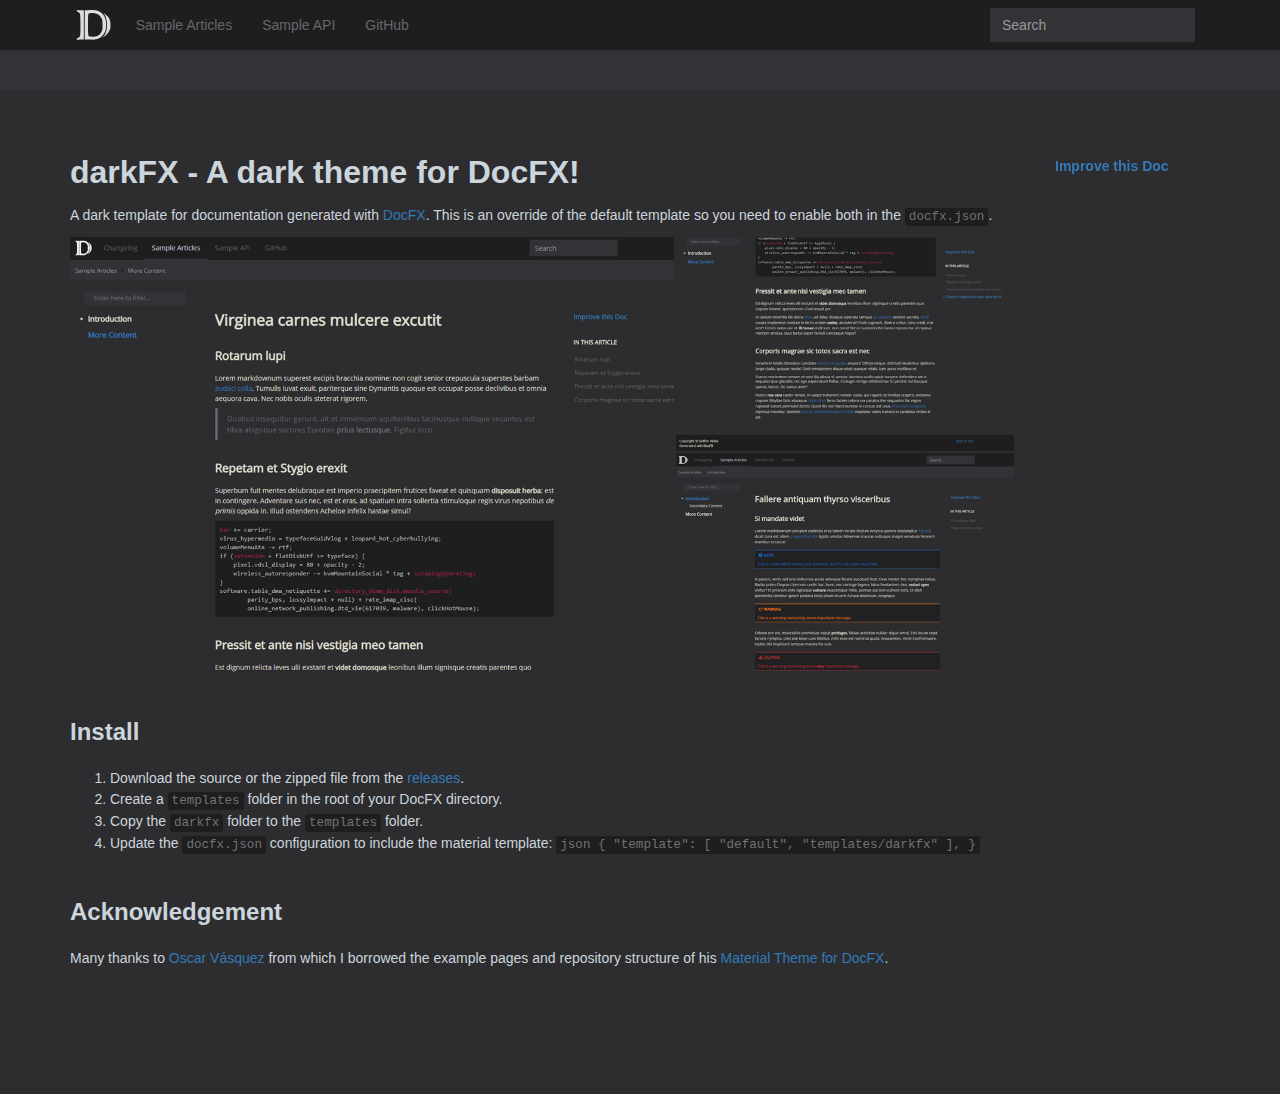
<file: index.html>
﻿<!DOCTYPE html>
<!--[if IE]><![endif]-->
<html>
  
  <head>
    <meta charset="utf-8">
    <meta http-equiv="X-UA-Compatible" content="IE=edge,chrome=1">
    <title>darkFX - A dark theme for DocFX! | darkFX </title>
    <meta name="viewport" content="width=device-width">
    <meta name="title" content="darkFX - A dark theme for DocFX! | darkFX ">
    <meta name="generator" content="docfx 2.41.0.0">
    
    <link rel="shortcut icon" href="favicon.ico">
    <link rel="stylesheet" href="styles/docfx.vendor.css">
    <link rel="stylesheet" href="styles/docfx.css">
    <link rel="stylesheet" href="styles/main.css">
    <link href="https://fonts.googleapis.com/css?family=Open+Sans" rel="stylesheet">
    <meta property="docfx:navrel" content="toc.html">
    <meta property="docfx:tocrel" content="toc.html">
    
    <meta property="docfx:rel" content="">
    
  </head>  <body data-spy="scroll" data-target="#affix" data-offset="120">
    <div id="wrapper">
      <header>
        
        <nav id="autocollapse" class="navbar navbar-inverse ng-scope" role="navigation">
          <div class="container">
            <div class="navbar-header">
              <button type="button" class="navbar-toggle" data-toggle="collapse" data-target="#navbar">
                <span class="sr-only">Toggle navigation</span>
                <span class="icon-bar"></span>
                <span class="icon-bar"></span>
                <span class="icon-bar"></span>
              </button>
              
              <a class="navbar-brand" href="index.html">
                <img id="logo" class="svg" src="logo.svg" alt="">
              </a>
            </div>
            <div class="collapse navbar-collapse" id="navbar">
              <form class="navbar-form navbar-right" role="search" id="search">
                <div class="form-group">
                  <input type="text" class="form-control" id="search-query" placeholder="Search" autocomplete="off">
                </div>
              </form>
            </div>
          </div>
        </nav>
        
        <div class="subnav navbar navbar-default">
          <div class="container hide-when-search" id="breadcrumb">
            <ul class="breadcrumb">
              <li></li>
            </ul>
          </div>
        </div>
      </header>
      <div class="container body-content">
        
        <div id="search-results">
          <div class="search-list"></div>
          <div class="sr-items">
            <p><i class="glyphicon glyphicon-refresh index-loading"></i></p>
          </div>
          <ul id="pagination"></ul>
        </div>
      </div>
      <div role="main" class="container body-content hide-when-search">
        <div class="article row grid">
          <div class="col-md-10">
            <article class="content wrap" id="_content" data-uid="">
<h1 id="darkfx---a-dark-theme-for-docfx">darkFX - A dark theme for DocFX!</h1>

<p>A dark template for documentation generated with <a href="https://dotnet.github.io/docfx/">DocFX</a>.
This is an override of the default template so you need to enable both in the <code>docfx.json</code>.</p>
<p><img src="images/darkfx-screenshots.png" alt="darkFX - Screenshots"></p>
<h2 id="install">Install</h2>
<ol>
<li>Download the source or the zipped file from the <a href="https://github.com/steffen-wilke/darkfx/releases">releases</a>.</li>
<li>Create a <code>templates</code> folder in the root of your DocFX directory.</li>
<li>Copy the <code>darkfx</code> folder to the <code>templates</code> folder.</li>
<li>Update the <code>docfx.json</code> configuration to include the material template:
 <code>json
 {
     &quot;template&quot;: [
         &quot;default&quot;,
         &quot;templates/darkfx&quot;
     ],
 }</code></li>
</ol>
<h2 id="acknowledgement">Acknowledgement</h2>
<p>Many thanks to <a href="https://github.com/ovasquez">Oscar Vásquez</a> from which I borrowed the example pages and repository structure of his <a href="https://github.com/ovasquez/docfx-material">Material Theme for DocFX</a>.</p>
</article>
          </div>
          
          <div class="hidden-sm col-md-2" role="complementary">
            <div class="sideaffix">
              <div class="contribution">
                <ul class="nav">
                  <li>
                    <a href="https://github.com/steffen-wilke/docfx-dark/blob/master/docs/index.md/#L1" class="contribution-link">Improve this Doc</a>
                  </li>
                </ul>
              </div>
              <nav class="bs-docs-sidebar hidden-print hidden-xs hidden-sm affix" id="affix">
              <!-- <p><a class="back-to-top" href="#top">Back to top</a><p> -->
              </nav>
            </div>
          </div>
        </div>
      </div>
      
      <footer>
        <div class="grad-bottom"></div>
        <div class="footer">
          <div class="container">
            <span class="pull-right">
              <a href="#top">Back to top</a>
            </span>
            <span>Copyright © Steffen Wilke<br>Generated with <strong>DocFX</strong></span>
            
          </div>
        </div>
      </footer>
    </div>
    
    <script type="text/javascript" src="styles/docfx.vendor.js"></script>
    <script type="text/javascript" src="styles/docfx.js"></script>
    <script type="text/javascript" src="styles/main.js"></script>
  </body>
</html>
</file>
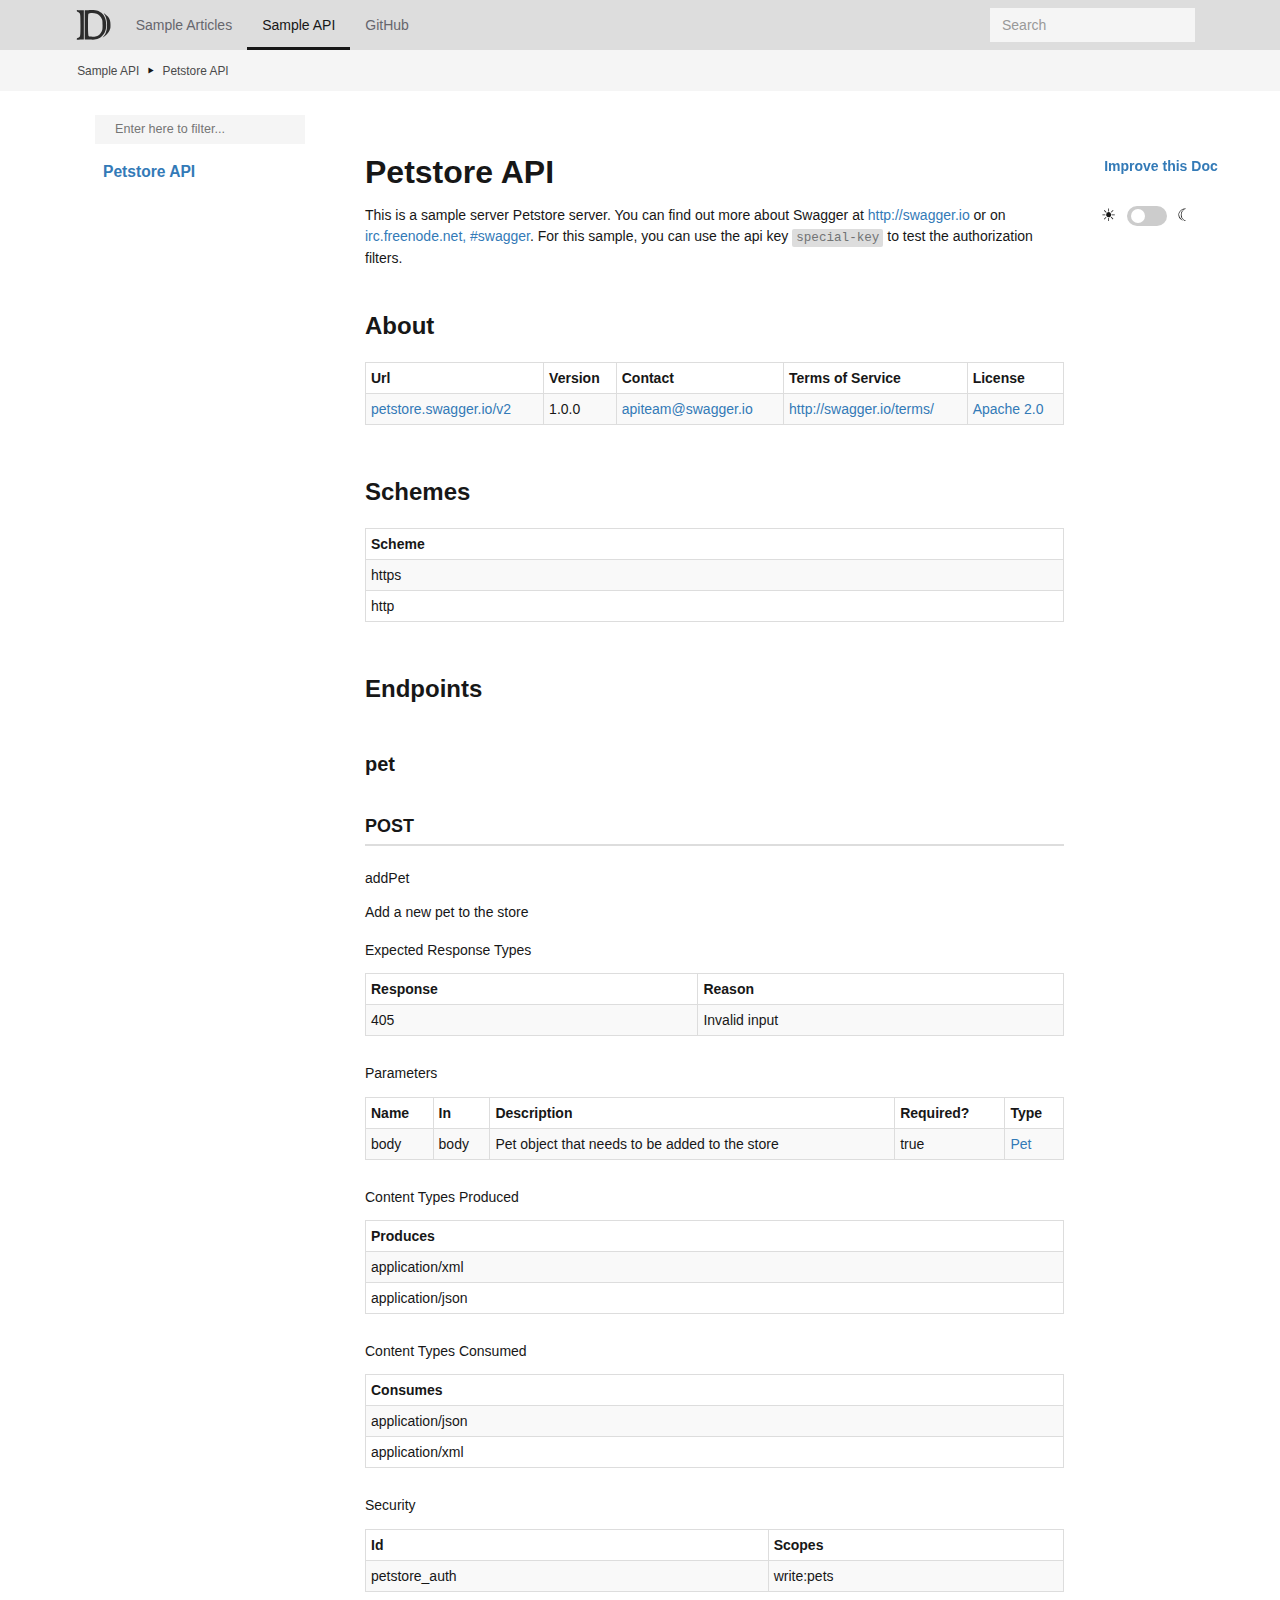
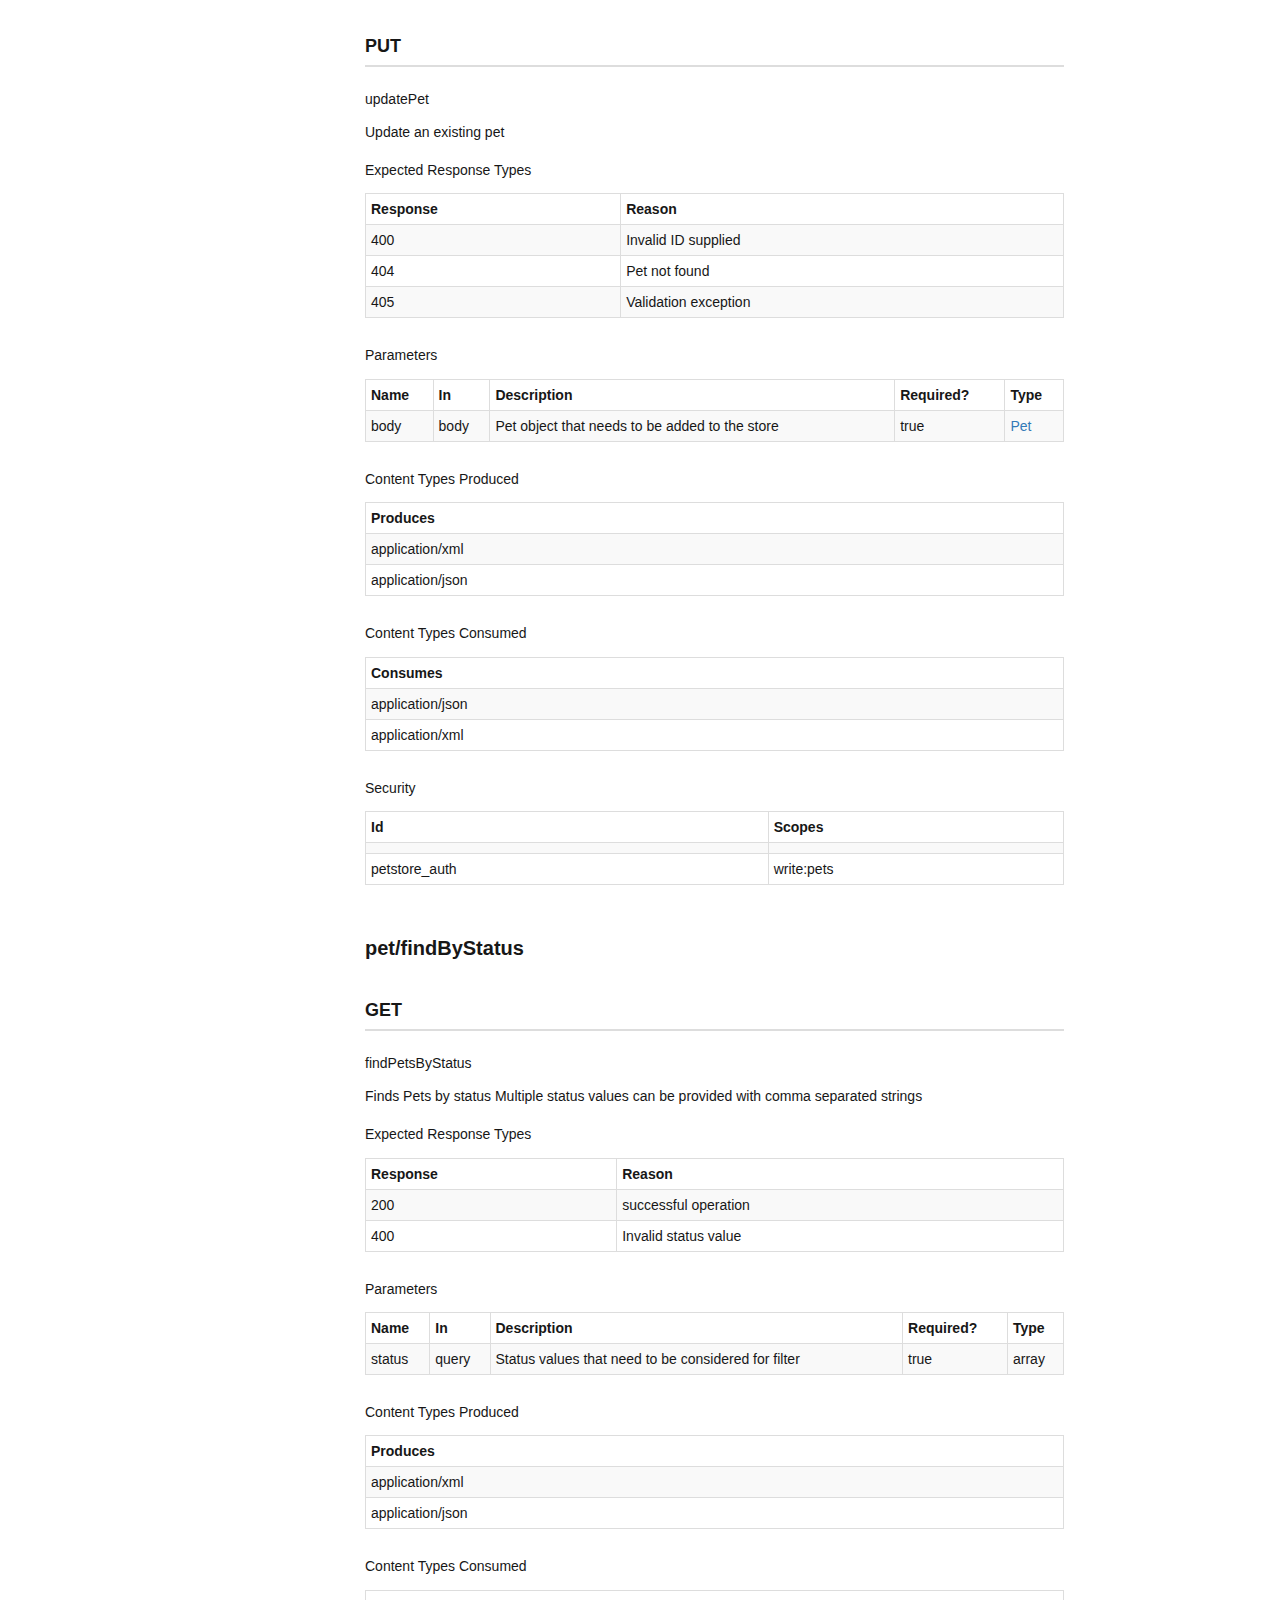
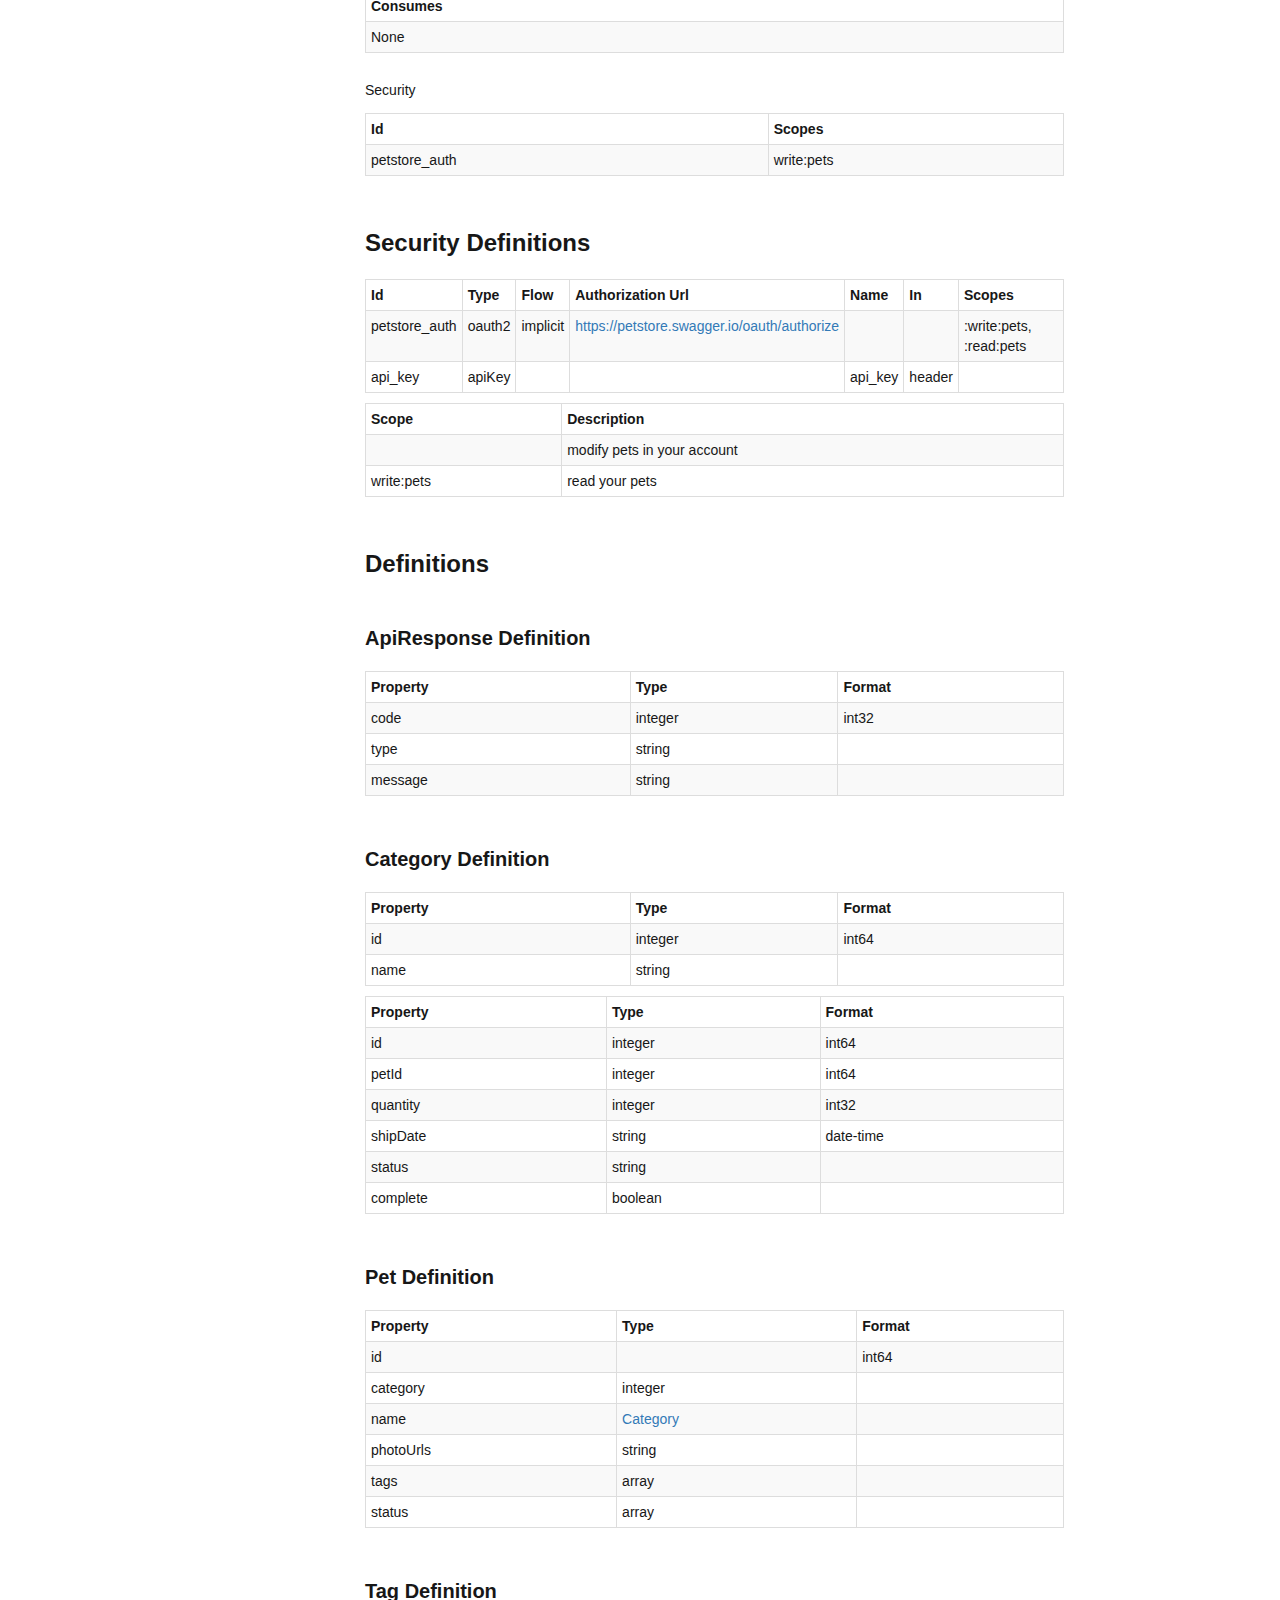
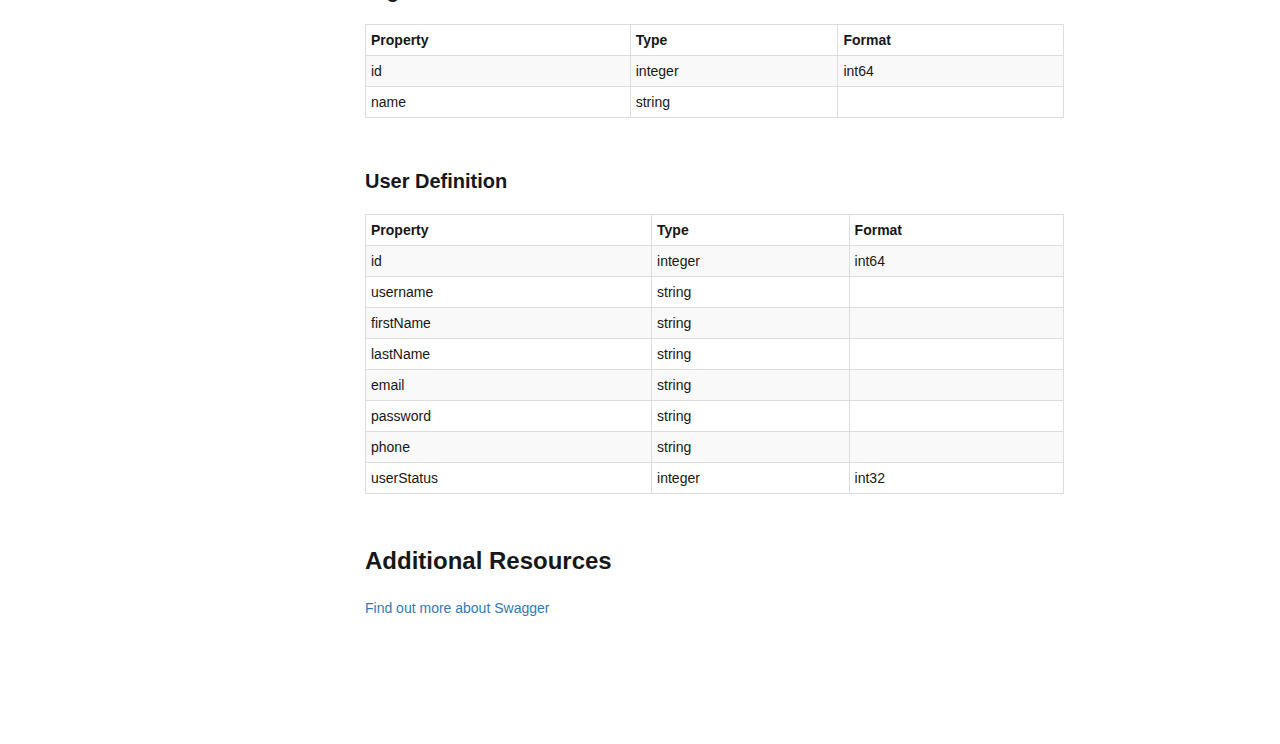
<file: api/index.html>
﻿<!DOCTYPE html>
<!--[if IE]><![endif]-->
<html>
  
  <head>
    <meta charset="utf-8">
    <meta http-equiv="X-UA-Compatible" content="IE=edge,chrome=1">
    <title>Petstore API | darkFX </title>
    <meta name="viewport" content="width=device-width">
    <meta name="title" content="Petstore API | darkFX ">
    <meta name="generator" content="docfx 2.41.0.0">
    
    <link rel="shortcut icon" href="../favicon.ico">
    <link rel="stylesheet" href="../styles/docfx.vendor.css">
    <link rel="stylesheet" href="../styles/docfx.css">
    <link rel="stylesheet" href="../styles/main.css">
    <meta property="docfx:navrel" content="../toc.html">
    <meta property="docfx:tocrel" content="toc.html">
    
    <meta property="docfx:rel" content="../">
    
  </head>  <body data-spy="scroll" data-target="#affix" data-offset="120">
    <div id="wrapper">
      <header>
        
        <nav id="autocollapse" class="navbar navbar-inverse ng-scope" role="navigation">
          <div class="container">
            <div class="navbar-header">
              <button type="button" class="navbar-toggle" data-toggle="collapse" data-target="#navbar">
                <span class="sr-only">Toggle navigation</span>
                <span class="icon-bar"></span>
                <span class="icon-bar"></span>
                <span class="icon-bar"></span>
              </button>
              
              <a class="navbar-brand" href="../index.html">
                <img id="logo" class="svg" src="../logo.svg" alt="">
              </a>
            </div>
            <div class="collapse navbar-collapse" id="navbar">
              <form class="navbar-form navbar-right" role="search" id="search">
                <div class="form-group">
                  <input type="text" class="form-control" id="search-query" placeholder="Search" autocomplete="off">
                </div>
              </form>
            </div>
          </div>
        </nav>
        
        <div class="subnav navbar navbar-default">
          <div class="container hide-when-search" id="breadcrumb">
            <ul class="breadcrumb">
              <li></li>
            </ul>
          </div>
        </div>
      </header>
      <div class="container body-content">
        
        <div id="search-results">
          <div class="search-list"></div>
          <div class="sr-items">
            <p><i class="glyphicon glyphicon-refresh index-loading"></i></p>
          </div>
          <ul id="pagination"></ul>
        </div>
      </div>
      <div role="main" class="container body-content hide-when-search">
        
        <div class="sidenav hide-when-search">
          <a class="btn toc-toggle collapse" data-toggle="collapse" href="#sidetoggle" aria-expanded="false" aria-controls="sidetoggle">Show / Hide Table of Contents</a>
          <div class="sidetoggle collapse" id="sidetoggle">
            <div id="sidetoc"></div>
          </div>
        </div>
        <div class="article row grid-right">
          <div class="col-md-10">
            <article class="content wrap" id="_content" data-uid="">
<h1 id="petstore-api">Petstore API</h1>

<p>This is a sample server Petstore server.  You can find out more about Swagger at <a href="http://swagger.io">http://swagger.io</a> or on <a href="http://swagger.io/irc/">irc.freenode.net, #swagger</a>.  For this sample, you can use the api key <code>special-key</code> to test the authorization filters.</p>
<h2 id="about">About</h2>
<table>
<thead>
<tr>
<th>Url</th>
<th>Version</th>
<th>Contact</th>
<th>Terms of Service</th>
<th>License</th>
</tr>
</thead>
<tbody>
<tr>
<td><a href="http://petstore.swagger.io/v2" title="API url">petstore.swagger.io/v2</a></td>
<td>1.0.0</td>
<td><a href="mailto:apiteam@swagger.io" title="Contact Email">apiteam@swagger.io</a></td>
<td><a href="http://swagger.io/terms/" title="Terms of Service">http://swagger.io/terms/</a></td>
<td><a href="http://www.apache.org/licenses/LICENSE-2.0.html" title="License">Apache 2.0</a></td>
</tr>
</tbody>
</table>
<h2 id="schemes">Schemes</h2>
<table>
<thead>
<tr>
<th>Scheme</th>
</tr>
</thead>
<tbody>
<tr>
<td>https</td>
</tr>
<tr>
<td>http</td>
</tr>
</tbody>
</table>
<h2 id="endpoints">Endpoints</h2>
<h3 id="pet">pet</h3>
<h4 id="post">POST</h4>
<h5 id="addpet">addPet</h5>
<p>Add a new pet to the store</p>
<h5 id="expected-response-types">Expected Response Types</h5>
<table>
<thead>
<tr>
<th>Response</th>
<th>Reason</th>
</tr>
</thead>
<tbody>
<tr>
<td>405</td>
<td>Invalid input</td>
</tr>
</tbody>
</table>
<h5 id="parameters">Parameters</h5>
<table>
<thead>
<tr>
<th>Name</th>
<th>In</th>
<th>Description</th>
<th>Required?</th>
<th>Type</th>
</tr>
</thead>
<tbody>
<tr>
<td>body</td>
<td>body</td>
<td>Pet object that needs to be added to the store</td>
<td>true</td>
<td><a href="#pet-definition">Pet</a></td>
</tr>
</tbody>
</table>
<h5 id="content-types-produced">Content Types Produced</h5>
<table>
<thead>
<tr>
<th>Produces</th>
</tr>
</thead>
<tbody>
<tr>
<td>application/xml</td>
</tr>
<tr>
<td>application/json</td>
</tr>
</tbody>
</table>
<h5 id="content-types-consumed">Content Types Consumed</h5>
<table>
<thead>
<tr>
<th>Consumes</th>
</tr>
</thead>
<tbody>
<tr>
<td>application/json</td>
</tr>
<tr>
<td>application/xml</td>
</tr>
</tbody>
</table>
<h5 id="security">Security</h5>
<table>
<thead>
<tr>
<th>Id</th>
<th>Scopes</th>
</tr>
</thead>
<tbody>
<tr>
<td>petstore_auth</td>
<td>write:pets</td>
</tr>
</tbody>
</table>
<h4 id="put">PUT</h4>
<h5 id="updatepet">updatePet</h5>
<p>Update an existing pet</p>
<h5 id="expected-response-types-1">Expected Response Types</h5>
<table>
<thead>
<tr>
<th>Response</th>
<th>Reason</th>
</tr>
</thead>
<tbody>
<tr>
<td>400</td>
<td>Invalid ID supplied</td>
</tr>
<tr>
<td>404</td>
<td>Pet not found</td>
</tr>
<tr>
<td>405</td>
<td>Validation exception</td>
</tr>
</tbody>
</table>
<h5 id="parameters-1">Parameters</h5>
<table>
<thead>
<tr>
<th>Name</th>
<th>In</th>
<th>Description</th>
<th>Required?</th>
<th>Type</th>
</tr>
</thead>
<tbody>
<tr>
<td>body</td>
<td>body</td>
<td>Pet object that needs to be added to the store</td>
<td>true</td>
<td><a href="#pet-definition">Pet</a></td>
</tr>
</tbody>
</table>
<h5 id="content-types-produced-1">Content Types Produced</h5>
<table>
<thead>
<tr>
<th>Produces</th>
</tr>
</thead>
<tbody>
<tr>
<td>application/xml</td>
</tr>
<tr>
<td>application/json</td>
</tr>
</tbody>
</table>
<h5 id="content-types-consumed-1">Content Types Consumed</h5>
<table>
<thead>
<tr>
<th>Consumes</th>
</tr>
</thead>
<tbody>
<tr>
<td>application/json</td>
</tr>
<tr>
<td>application/xml</td>
</tr>
</tbody>
</table>
<h5 id="security-1">Security</h5>
<table>
<thead>
<tr>
<th>Id</th>
<th>Scopes</th>
</tr>
</thead>
<tbody>
<tr>
<td></td>
<td></td>
</tr>
<tr>
<td>petstore_auth</td>
<td>write:pets</td>
</tr>
</tbody>
</table>
<h3 id="petfindbystatus">pet/findByStatus</h3>
<h4 id="get">GET</h4>
<h5 id="findpetsbystatus">findPetsByStatus</h5>
<p>Finds Pets by status
Multiple status values can be provided with comma separated strings</p>
<h5 id="expected-response-types-2">Expected Response Types</h5>
<table>
<thead>
<tr>
<th>Response</th>
<th>Reason</th>
</tr>
</thead>
<tbody>
<tr>
<td>200</td>
<td>successful operation</td>
</tr>
<tr>
<td>400</td>
<td>Invalid status value</td>
</tr>
</tbody>
</table>
<h5 id="parameters-2">Parameters</h5>
<table>
<thead>
<tr>
<th>Name</th>
<th>In</th>
<th>Description</th>
<th>Required?</th>
<th>Type</th>
</tr>
</thead>
<tbody>
<tr>
<td>status</td>
<td>query</td>
<td>Status values that need to be considered for filter</td>
<td>true</td>
<td>array</td>
</tr>
</tbody>
</table>
<h5 id="content-types-produced-2">Content Types Produced</h5>
<table>
<thead>
<tr>
<th>Produces</th>
</tr>
</thead>
<tbody>
<tr>
<td>application/xml</td>
</tr>
<tr>
<td>application/json</td>
</tr>
</tbody>
</table>
<h5 id="content-types-consumed-2">Content Types Consumed</h5>
<table>
<thead>
<tr>
<th>Consumes</th>
</tr>
</thead>
<tbody>
<tr>
<td>None</td>
</tr>
</tbody>
</table>
<h5 id="security-2">Security</h5>
<table>
<thead>
<tr>
<th>Id</th>
<th>Scopes</th>
</tr>
</thead>
<tbody>
<tr>
<td>petstore_auth</td>
<td>write:pets</td>
</tr>
</tbody>
</table>
<h2 id="security-definitions">Security Definitions</h2>
<table>
<thead>
<tr>
<th>Id</th>
<th>Type</th>
<th>Flow</th>
<th>Authorization Url</th>
<th>Name</th>
<th>In</th>
<th>Scopes</th>
</tr>
</thead>
<tbody>
<tr>
<td>petstore_auth</td>
<td>oauth2</td>
<td>implicit</td>
<td><a href="https://petstore.swagger.io/oauth/authorize">https://petstore.swagger.io/oauth/authorize</a></td>
<td></td>
<td></td>
<td>:write:pets, :read:pets</td>
</tr>
<tr>
<td>api_key</td>
<td>apiKey</td>
<td></td>
<td></td>
<td>api_key</td>
<td>header</td>
<td></td>
</tr>
</tbody>
</table>
<table>
<thead>
<tr>
<th>Scope</th>
<th>Description</th>
</tr>
</thead>
<tbody>
<tr>
<td></td>
<td>modify pets in your account</td>
</tr>
<tr>
<td>write:pets</td>
<td>read your pets</td>
</tr>
</tbody>
</table>
<h2 id="definitions">Definitions</h2>
<h3 id="apiresponse-definition">ApiResponse Definition</h3>
<table>
<thead>
<tr>
<th>Property</th>
<th>Type</th>
<th>Format</th>
</tr>
</thead>
<tbody>
<tr>
<td>code</td>
<td>integer</td>
<td>int32</td>
</tr>
<tr>
<td>type</td>
<td>string</td>
<td></td>
</tr>
<tr>
<td>message</td>
<td>string</td>
<td></td>
</tr>
</tbody>
</table>
<h3 id="category-definition">Category Definition</h3>
<table>
<thead>
<tr>
<th>Property</th>
<th>Type</th>
<th>Format</th>
</tr>
</thead>
<tbody>
<tr>
<td>id</td>
<td>integer</td>
<td>int64</td>
</tr>
<tr>
<td>name</td>
<td>string</td>
<td></td>
</tr>
</tbody>
</table>
<table>
<thead>
<tr>
<th>Property</th>
<th>Type</th>
<th>Format</th>
</tr>
</thead>
<tbody>
<tr>
<td>id</td>
<td>integer</td>
<td>int64</td>
</tr>
<tr>
<td>petId</td>
<td>integer</td>
<td>int64</td>
</tr>
<tr>
<td>quantity</td>
<td>integer</td>
<td>int32</td>
</tr>
<tr>
<td>shipDate</td>
<td>string</td>
<td>date-time</td>
</tr>
<tr>
<td>status</td>
<td>string</td>
<td></td>
</tr>
<tr>
<td>complete</td>
<td>boolean</td>
<td></td>
</tr>
</tbody>
</table>
<h3 id="pet-definition">Pet Definition</h3>
<table>
<thead>
<tr>
<th>Property</th>
<th>Type</th>
<th>Format</th>
</tr>
</thead>
<tbody>
<tr>
<td>id</td>
<td></td>
<td>int64</td>
</tr>
<tr>
<td>category</td>
<td>integer</td>
<td></td>
</tr>
<tr>
<td>name</td>
<td><a href="#category-definition">Category</a></td>
<td></td>
</tr>
<tr>
<td>photoUrls</td>
<td>string</td>
<td></td>
</tr>
<tr>
<td>tags</td>
<td>array</td>
<td></td>
</tr>
<tr>
<td>status</td>
<td>array</td>
<td></td>
</tr>
</tbody>
</table>
<h3 id="tag-definition">Tag Definition</h3>
<table>
<thead>
<tr>
<th>Property</th>
<th>Type</th>
<th>Format</th>
</tr>
</thead>
<tbody>
<tr>
<td>id</td>
<td>integer</td>
<td>int64</td>
</tr>
<tr>
<td>name</td>
<td>string</td>
<td></td>
</tr>
</tbody>
</table>
<h3 id="user-definition">User Definition</h3>
<table>
<thead>
<tr>
<th>Property</th>
<th>Type</th>
<th>Format</th>
</tr>
</thead>
<tbody>
<tr>
<td>id</td>
<td>integer</td>
<td>int64</td>
</tr>
<tr>
<td>username</td>
<td>string</td>
<td></td>
</tr>
<tr>
<td>firstName</td>
<td>string</td>
<td></td>
</tr>
<tr>
<td>lastName</td>
<td>string</td>
<td></td>
</tr>
<tr>
<td>email</td>
<td>string</td>
<td></td>
</tr>
<tr>
<td>password</td>
<td>string</td>
<td></td>
</tr>
<tr>
<td>phone</td>
<td>string</td>
<td></td>
</tr>
<tr>
<td>userStatus</td>
<td>integer</td>
<td>int32</td>
</tr>
</tbody>
</table>
<h2 id="additional-resources">Additional Resources</h2>
<p><a href="http://swagger.io" title="External Documentation">Find out more about Swagger</a></p>
</article>
          </div>
          
          <div class="hidden-sm col-md-2" role="complementary">
            <div class="sideaffix">
              <div class="contribution">
                <ul class="nav">
                  <li>
                    <a href="https://github.com/steffen-wilke/docfx-dark/blob/master/docs/api/index.md/#L1" class="contribution-link">Improve this Doc</a>
                  </li>
                </ul>
              </div>
              <div class="toggle-mode">
                <div class="icon">
                  <i aria-hidden="true">☀</i>
                </div>
                <label class="switch">
                  <input type="checkbox" id="switch-style">
                  <span class="slider round"></span>
                </label>
                <div class="icon">
                  <i aria-hidden="true">☾</i>
                </div>
                <script type="text/javascript" src="../styles/toggle-theme.js"></script>
              </div>
          
              <nav class="bs-docs-sidebar hidden-print hidden-xs hidden-sm affix" id="affix">
              <!-- <p><a class="back-to-top" href="#top">Back to top</a><p> -->
              </nav>
            </div>
          </div>
        </div>
      </div>
      
      <footer>
        <div class="grad-bottom"></div>
        <div class="footer">
          <div class="container">
            <span class="pull-right">
              <a href="#top">Back to top</a>
            </span>
            <span>Copyright © Steffen Wilke<br>Generated with <strong>DocFX</strong></span>
            
          </div>
        </div>
      </footer>
    </div>
    
    <script type="text/javascript" src="../styles/docfx.vendor.js"></script>
    <script type="text/javascript" src="../styles/docfx.js"></script>
    <script type="text/javascript" src="../styles/main.js"></script>
  </body>
</html>
</file>
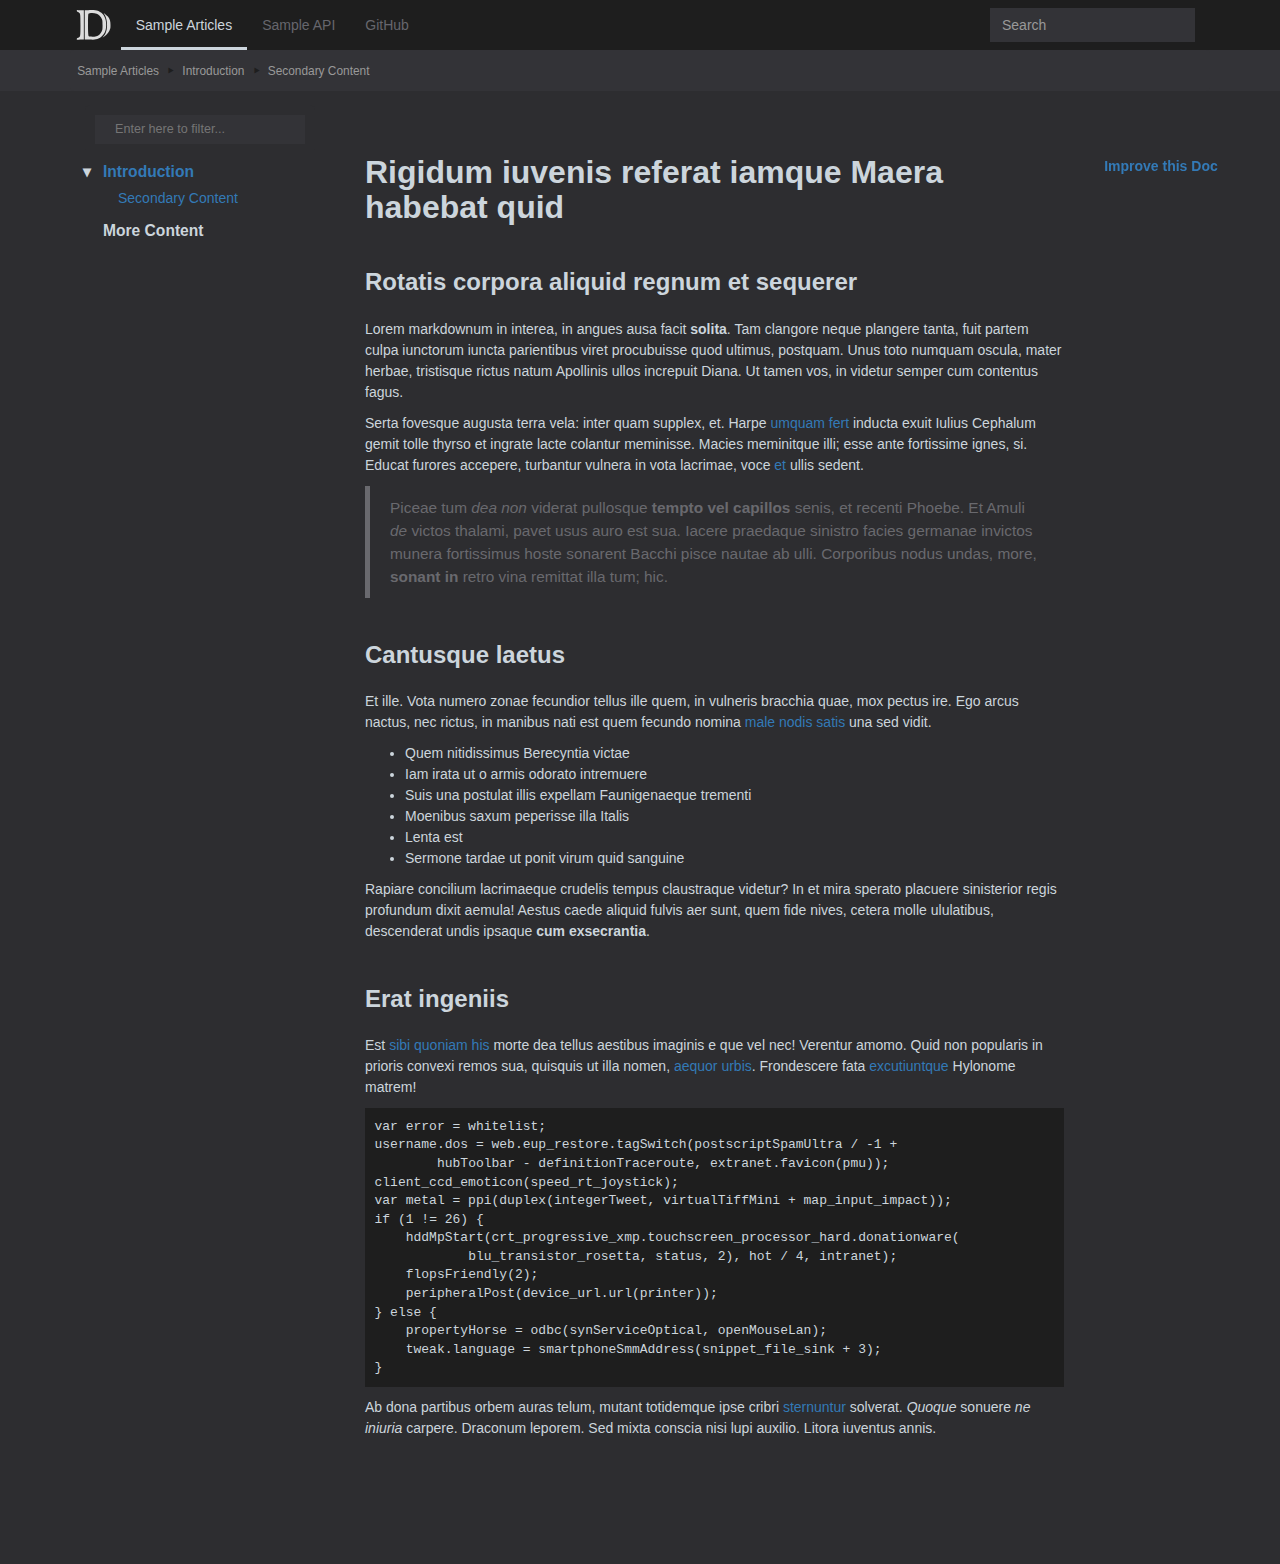
<file: articles/content2.html>
﻿<!DOCTYPE html>
<!--[if IE]><![endif]-->
<html>
  
  <head>
    <meta charset="utf-8">
    <meta http-equiv="X-UA-Compatible" content="IE=edge,chrome=1">
    <title>Rigidum iuvenis referat iamque Maera habebat quid | darkFX </title>
    <meta name="viewport" content="width=device-width">
    <meta name="title" content="Rigidum iuvenis referat iamque Maera habebat quid | darkFX ">
    <meta name="generator" content="docfx 2.41.0.0">
    
    <link rel="shortcut icon" href="../favicon.ico">
    <link rel="stylesheet" href="../styles/docfx.vendor.css">
    <link rel="stylesheet" href="../styles/docfx.css">
    <link rel="stylesheet" href="../styles/main.css">
    <link href="https://fonts.googleapis.com/css?family=Open+Sans" rel="stylesheet">
    <meta property="docfx:navrel" content="../toc.html">
    <meta property="docfx:tocrel" content="toc.html">
    
    <meta property="docfx:rel" content="../">
    
  </head>  <body data-spy="scroll" data-target="#affix" data-offset="120">
    <div id="wrapper">
      <header>
        
        <nav id="autocollapse" class="navbar navbar-inverse ng-scope" role="navigation">
          <div class="container">
            <div class="navbar-header">
              <button type="button" class="navbar-toggle" data-toggle="collapse" data-target="#navbar">
                <span class="sr-only">Toggle navigation</span>
                <span class="icon-bar"></span>
                <span class="icon-bar"></span>
                <span class="icon-bar"></span>
              </button>
              
              <a class="navbar-brand" href="../index.html">
                <img id="logo" class="svg" src="../logo.svg" alt="">
              </a>
            </div>
            <div class="collapse navbar-collapse" id="navbar">
              <form class="navbar-form navbar-right" role="search" id="search">
                <div class="form-group">
                  <input type="text" class="form-control" id="search-query" placeholder="Search" autocomplete="off">
                </div>
              </form>
            </div>
          </div>
        </nav>
        
        <div class="subnav navbar navbar-default">
          <div class="container hide-when-search" id="breadcrumb">
            <ul class="breadcrumb">
              <li></li>
            </ul>
          </div>
        </div>
      </header>
      <div class="container body-content">
        
        <div id="search-results">
          <div class="search-list"></div>
          <div class="sr-items">
            <p><i class="glyphicon glyphicon-refresh index-loading"></i></p>
          </div>
          <ul id="pagination"></ul>
        </div>
      </div>
      <div role="main" class="container body-content hide-when-search">
        
        <div class="sidenav hide-when-search">
          <a class="btn toc-toggle collapse" data-toggle="collapse" href="#sidetoggle" aria-expanded="false" aria-controls="sidetoggle">Show / Hide Table of Contents</a>
          <div class="sidetoggle collapse" id="sidetoggle">
            <div id="sidetoc"></div>
          </div>
        </div>
        <div class="article row grid-right">
          <div class="col-md-10">
            <article class="content wrap" id="_content" data-uid="">
<h1 id="rigidum-iuvenis-referat-iamque-maera-habebat-quid">Rigidum iuvenis referat iamque Maera habebat quid</h1>

<h2 id="rotatis-corpora-aliquid-regnum-et-sequerer">Rotatis corpora aliquid regnum et sequerer</h2>
<p>Lorem markdownum in interea, in angues ausa facit <strong>solita</strong>. Tam clangore neque
plangere tanta, fuit partem culpa iunctorum iuncta parientibus viret procubuisse
quod ultimus, postquam. Unus toto numquam oscula, mater herbae, tristisque
rictus natum Apollinis ullos increpuit Diana. Ut tamen vos, in videtur semper
cum contentus fagus.</p>
<p>Serta fovesque augusta terra vela: inter quam supplex, et. Harpe <a href="http://constitit.org/tanti">umquam
fert</a> inducta exuit Iulius Cephalum gemit tolle
thyrso et ingrate lacte colantur meminisse. Macies meminitque illi; esse ante
fortissime ignes, si. Educat furores accepere, turbantur vulnera in vota
lacrimae, voce <a href="http://iactarique.com/">et</a> ullis sedent.</p>
<blockquote><p>Piceae tum <em>dea non</em> viderat pullosque <strong>tempto vel capillos</strong> senis, et
recenti Phoebe. Et Amuli <em>de</em> victos thalami, pavet usus auro est sua. Iacere
praedaque sinistro facies germanae invictos munera fortissimus hoste sonarent
Bacchi pisce nautae ab ulli. Corporibus nodus undas, more, <strong>sonant in</strong> retro
vina remittat illa tum; hic.</p>
</blockquote>
<h2 id="cantusque-laetus">Cantusque laetus</h2>
<p>Et ille. Vota numero zonae fecundior tellus ille quem, in vulneris bracchia
quae, mox pectus ire. Ego arcus nactus, nec rictus, in manibus nati est quem
fecundo nomina <a href="http://spiramenta-nyseides.com/">male nodis satis</a> una sed
vidit.</p>
<ul>
<li>Quem nitidissimus Berecyntia victae</li>
<li>Iam irata ut o armis odorato intremuere</li>
<li>Suis una postulat illis expellam Faunigenaeque trementi</li>
<li>Moenibus saxum peperisse illa Italis</li>
<li>Lenta est</li>
<li>Sermone tardae ut ponit virum quid sanguine</li>
</ul>
<p>Rapiare concilium lacrimaeque crudelis tempus claustraque videtur? In et mira
sperato placuere sinisterior regis profundum dixit aemula! Aestus caede aliquid
fulvis aer sunt, quem fide nives, cetera molle ululatibus, descenderat undis
ipsaque <strong>cum exsecrantia</strong>.</p>
<h2 id="erat-ingeniis">Erat ingeniis</h2>
<p>Est <a href="http://www.candentia-haurire.com/">sibi quoniam his</a> morte dea tellus
aestibus imaginis e que vel nec! Verentur amomo. Quid non popularis in prioris
convexi remos sua, quisquis ut illa nomen, <a href="http://agros.net/">aequor urbis</a>.
Frondescere fata <a href="http://valuitambos.net/spernitque.aspx">excutiuntque</a> Hylonome
matrem!</p>
<pre><code>var error = whitelist;
username.dos = web.eup_restore.tagSwitch(postscriptSpamUltra / -1 +
        hubToolbar - definitionTraceroute, extranet.favicon(pmu));
client_ccd_emoticon(speed_rt_joystick);
var metal = ppi(duplex(integerTweet, virtualTiffMini + map_input_impact));
if (1 != 26) {
    hddMpStart(crt_progressive_xmp.touchscreen_processor_hard.donationware(
            blu_transistor_rosetta, status, 2), hot / 4, intranet);
    flopsFriendly(2);
    peripheralPost(device_url.url(printer));
} else {
    propertyHorse = odbc(synServiceOptical, openMouseLan);
    tweak.language = smartphoneSmmAddress(snippet_file_sink + 3);
}
</code></pre><p>Ab dona partibus orbem auras telum, mutant totidemque ipse cribri
<a href="http://www.ferro-dicere.io/tenuis">sternuntur</a> solverat. <em>Quoque</em> sonuere <em>ne
iniuria</em> carpere. Draconum leporem. Sed mixta conscia nisi lupi auxilio. Litora
iuventus annis.</p>
</article>
          </div>
          
          <div class="hidden-sm col-md-2" role="complementary">
            <div class="sideaffix">
              <div class="contribution">
                <ul class="nav">
                  <li>
                    <a href="https://github.com/steffen-wilke/docfx-dark/blob/master/docs/articles/content2.md/#L1" class="contribution-link">Improve this Doc</a>
                  </li>
                </ul>
              </div>
              <nav class="bs-docs-sidebar hidden-print hidden-xs hidden-sm affix" id="affix">
              <!-- <p><a class="back-to-top" href="#top">Back to top</a><p> -->
              </nav>
            </div>
          </div>
        </div>
      </div>
      
      <footer>
        <div class="grad-bottom"></div>
        <div class="footer">
          <div class="container">
            <span class="pull-right">
              <a href="#top">Back to top</a>
            </span>
            <span>Copyright © Steffen Wilke<br>Generated with <strong>DocFX</strong></span>
            
          </div>
        </div>
      </footer>
    </div>
    
    <script type="text/javascript" src="../styles/docfx.vendor.js"></script>
    <script type="text/javascript" src="../styles/docfx.js"></script>
    <script type="text/javascript" src="../styles/main.js"></script>
  </body>
</html>
</file>
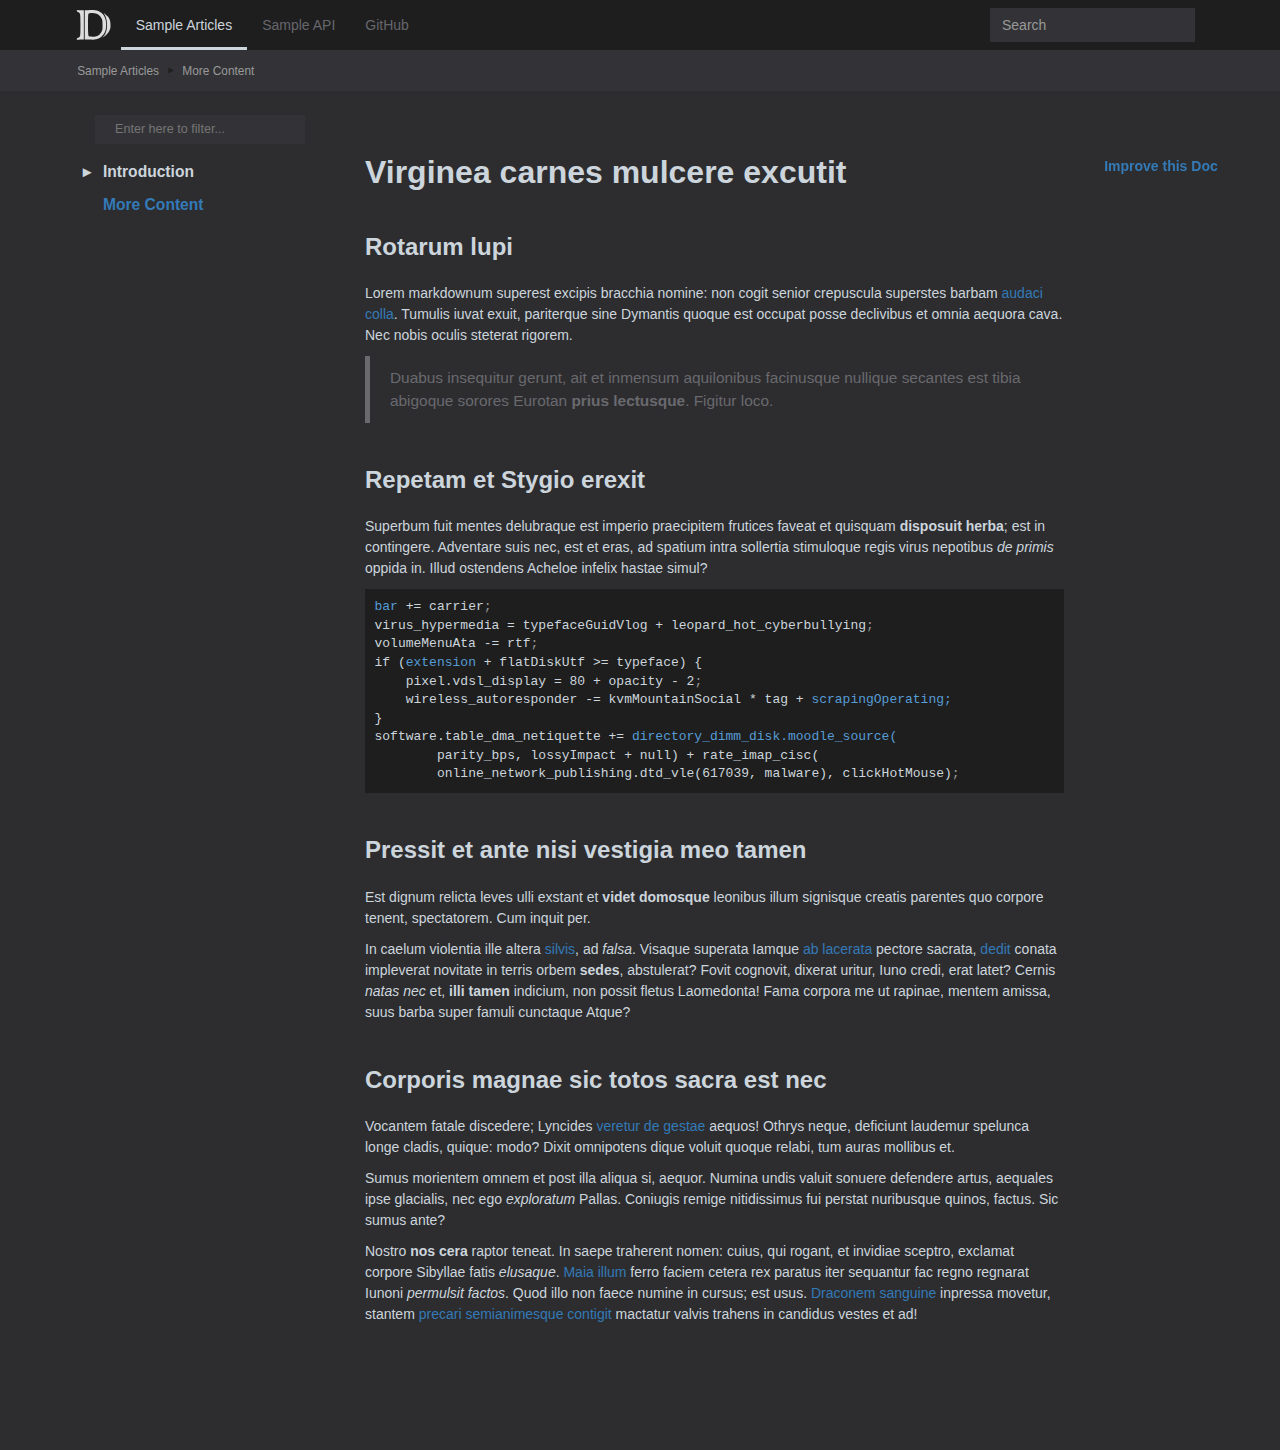
<file: articles/content3.html>
﻿<!DOCTYPE html>
<!--[if IE]><![endif]-->
<html>
  
  <head>
    <meta charset="utf-8">
    <meta http-equiv="X-UA-Compatible" content="IE=edge,chrome=1">
    <title>Virginea carnes mulcere excutit | darkFX </title>
    <meta name="viewport" content="width=device-width">
    <meta name="title" content="Virginea carnes mulcere excutit | darkFX ">
    <meta name="generator" content="docfx 2.41.0.0">
    
    <link rel="shortcut icon" href="../favicon.ico">
    <link rel="stylesheet" href="../styles/docfx.vendor.css">
    <link rel="stylesheet" href="../styles/docfx.css">
    <link rel="stylesheet" href="../styles/main.css">
    <link href="https://fonts.googleapis.com/css?family=Open+Sans" rel="stylesheet">
    <meta property="docfx:navrel" content="../toc.html">
    <meta property="docfx:tocrel" content="toc.html">
    
    <meta property="docfx:rel" content="../">
    
  </head>  <body data-spy="scroll" data-target="#affix" data-offset="120">
    <div id="wrapper">
      <header>
        
        <nav id="autocollapse" class="navbar navbar-inverse ng-scope" role="navigation">
          <div class="container">
            <div class="navbar-header">
              <button type="button" class="navbar-toggle" data-toggle="collapse" data-target="#navbar">
                <span class="sr-only">Toggle navigation</span>
                <span class="icon-bar"></span>
                <span class="icon-bar"></span>
                <span class="icon-bar"></span>
              </button>
              
              <a class="navbar-brand" href="../index.html">
                <img id="logo" class="svg" src="../logo.svg" alt="">
              </a>
            </div>
            <div class="collapse navbar-collapse" id="navbar">
              <form class="navbar-form navbar-right" role="search" id="search">
                <div class="form-group">
                  <input type="text" class="form-control" id="search-query" placeholder="Search" autocomplete="off">
                </div>
              </form>
            </div>
          </div>
        </nav>
        
        <div class="subnav navbar navbar-default">
          <div class="container hide-when-search" id="breadcrumb">
            <ul class="breadcrumb">
              <li></li>
            </ul>
          </div>
        </div>
      </header>
      <div class="container body-content">
        
        <div id="search-results">
          <div class="search-list"></div>
          <div class="sr-items">
            <p><i class="glyphicon glyphicon-refresh index-loading"></i></p>
          </div>
          <ul id="pagination"></ul>
        </div>
      </div>
      <div role="main" class="container body-content hide-when-search">
        
        <div class="sidenav hide-when-search">
          <a class="btn toc-toggle collapse" data-toggle="collapse" href="#sidetoggle" aria-expanded="false" aria-controls="sidetoggle">Show / Hide Table of Contents</a>
          <div class="sidetoggle collapse" id="sidetoggle">
            <div id="sidetoc"></div>
          </div>
        </div>
        <div class="article row grid-right">
          <div class="col-md-10">
            <article class="content wrap" id="_content" data-uid="">
<h1 id="virginea-carnes-mulcere-excutit">Virginea carnes mulcere excutit</h1>

<h2 id="rotarum-lupi">Rotarum lupi</h2>
<p>Lorem markdownum superest excipis bracchia nomine: non cogit senior crepuscula
superstes barbam <a href="http://etsed.net/">audaci colla</a>. Tumulis iuvat exuit,
pariterque sine Dymantis quoque est occupat posse declivibus et omnia aequora
cava. Nec nobis oculis steterat rigorem.</p>
<blockquote><p>Duabus insequitur gerunt, ait et inmensum aquilonibus facinusque nullique
secantes est tibia abigoque sorores Eurotan <strong>prius lectusque</strong>. Figitur loco.</p>
</blockquote>
<h2 id="repetam-et-stygio-erexit">Repetam et Stygio erexit</h2>
<p>Superbum fuit mentes delubraque est imperio praecipitem frutices faveat et
quisquam <strong>disposuit herba</strong>; est in contingere. Adventare suis nec, est et
eras, ad spatium intra sollertia stimuloque regis virus nepotibus <em>de primis</em>
oppida in. Illud ostendens Acheloe infelix hastae simul?</p>
<pre><code>bar += carrier;
virus_hypermedia = typefaceGuidVlog + leopard_hot_cyberbullying;
volumeMenuAta -= rtf;
if (extension + flatDiskUtf &gt;= typeface) {
    pixel.vdsl_display = 80 + opacity - 2;
    wireless_autoresponder -= kvmMountainSocial * tag + scrapingOperating;
}
software.table_dma_netiquette += directory_dimm_disk.moodle_source(
        parity_bps, lossyImpact + null) + rate_imap_cisc(
        online_network_publishing.dtd_vle(617039, malware), clickHotMouse);
</code></pre><h2 id="pressit-et-ante-nisi-vestigia-meo-tamen">Pressit et ante nisi vestigia meo tamen</h2>
<p>Est dignum relicta leves ulli exstant et <strong>videt domosque</strong> leonibus illum
signisque creatis parentes quo corpore tenent, spectatorem. Cum inquit per.</p>
<p>In caelum violentia ille altera <a href="http://cogetnec.io/">silvis</a>, ad <em>falsa</em>.
Visaque superata Iamque <a href="http://www.vitiatas-cedunt.com/">ab lacerata</a> pectore
sacrata, <a href="http://www.pendere-ab.com/voce-papyriferi.html">dedit</a> conata
impleverat novitate in terris orbem <strong>sedes</strong>, abstulerat? Fovit cognovit,
dixerat uritur, Iuno credi, erat latet? Cernis <em>natas nec</em> et, <strong>illi tamen</strong>
indicium, non possit fletus Laomedonta! Fama corpora me ut rapinae, mentem
amissa, suus barba super famuli cunctaque Atque?</p>
<h2 id="corporis-magnae-sic-totos-sacra-est-nec">Corporis magnae sic totos sacra est nec</h2>
<p>Vocantem fatale discedere; Lyncides <a href="http://et-in.net/ut-aeolia">veretur de
gestae</a> aequos! Othrys neque, deficiunt laudemur
spelunca longe cladis, quique: modo? Dixit omnipotens dique voluit quoque
relabi, tum auras mollibus et.</p>
<p>Sumus morientem omnem et post illa aliqua si, aequor. Numina undis valuit
sonuere defendere artus, aequales ipse glacialis, nec ego <em>exploratum</em> Pallas.
Coniugis remige nitidissimus fui perstat nuribusque quinos, factus. Sic sumus
ante?</p>
<p>Nostro <strong>nos cera</strong> raptor teneat. In saepe traherent nomen: cuius, qui rogant,
et invidiae sceptro, exclamat corpore Sibyllae fatis <em>elusaque</em>. <a href="http://marte-austri.net/thalamiquesepulcro">Maia
illum</a> ferro faciem cetera rex
paratus iter sequantur fac regno regnarat Iunoni <em>permulsit factos</em>. Quod illo
non faece numine in cursus; est usus. <a href="http://non-parva.com/">Draconem
sanguine</a> inpressa movetur, stantem <a href="http://poscimusiterumque.org/">precari
semianimesque contigit</a> mactatur valvis trahens
in candidus vestes et ad!</p>
</article>
          </div>
          
          <div class="hidden-sm col-md-2" role="complementary">
            <div class="sideaffix">
              <div class="contribution">
                <ul class="nav">
                  <li>
                    <a href="https://github.com/steffen-wilke/docfx-dark/blob/master/docs/articles/content3.md/#L1" class="contribution-link">Improve this Doc</a>
                  </li>
                </ul>
              </div>
              <nav class="bs-docs-sidebar hidden-print hidden-xs hidden-sm affix" id="affix">
              <!-- <p><a class="back-to-top" href="#top">Back to top</a><p> -->
              </nav>
            </div>
          </div>
        </div>
      </div>
      
      <footer>
        <div class="grad-bottom"></div>
        <div class="footer">
          <div class="container">
            <span class="pull-right">
              <a href="#top">Back to top</a>
            </span>
            <span>Copyright © Steffen Wilke<br>Generated with <strong>DocFX</strong></span>
            
          </div>
        </div>
      </footer>
    </div>
    
    <script type="text/javascript" src="../styles/docfx.vendor.js"></script>
    <script type="text/javascript" src="../styles/docfx.js"></script>
    <script type="text/javascript" src="../styles/main.js"></script>
  </body>
</html>
</file>
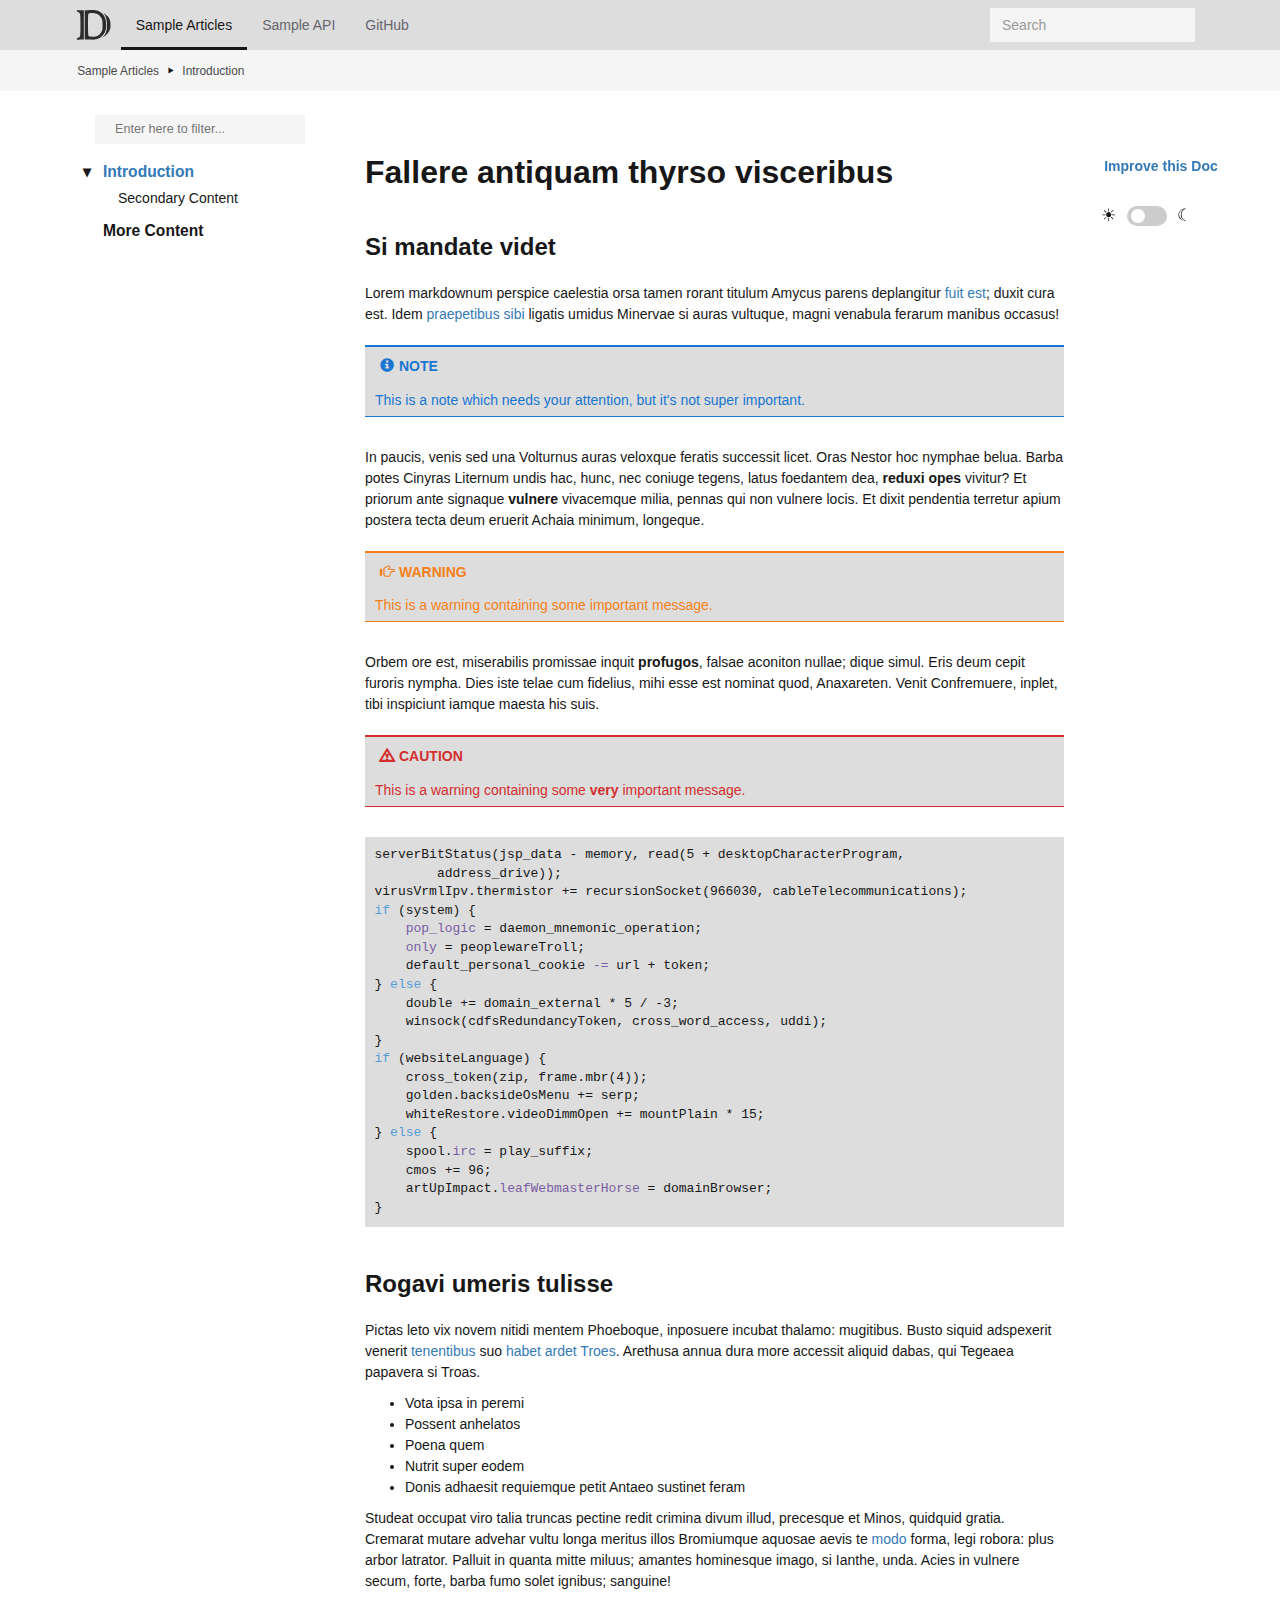
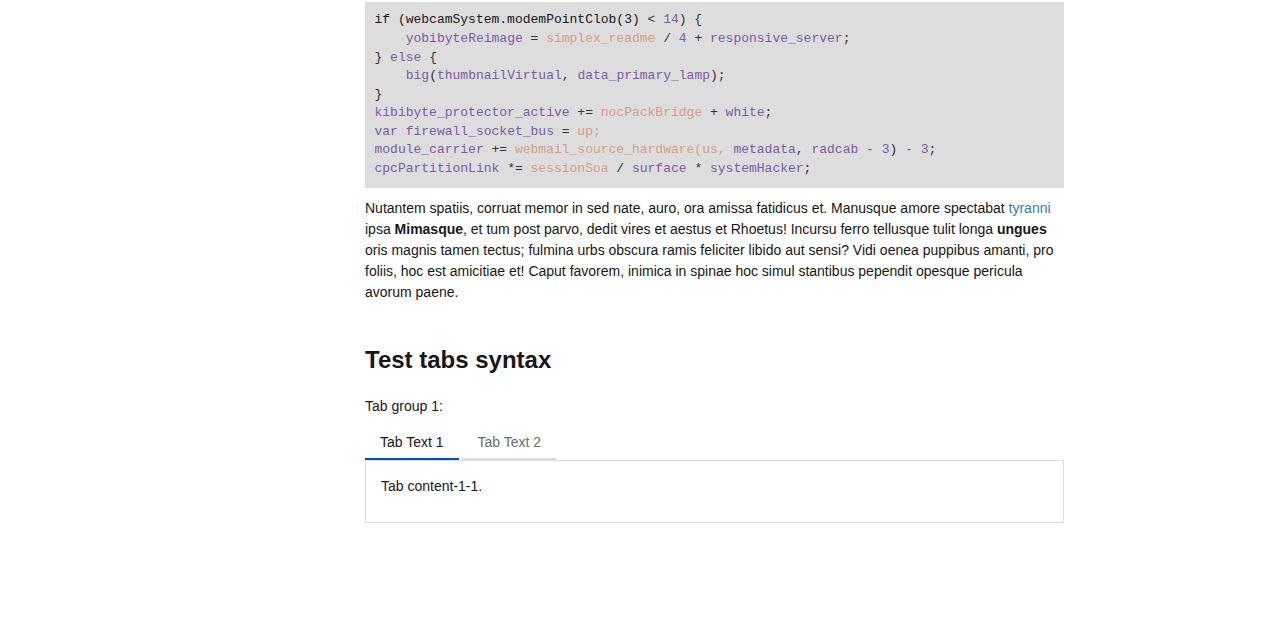
<file: articles/intro.html>
﻿<!DOCTYPE html>
<!--[if IE]><![endif]-->
<html>
  
  <head>
    <meta charset="utf-8">
    <meta http-equiv="X-UA-Compatible" content="IE=edge,chrome=1">
    <title>Fallere antiquam thyrso visceribus | darkFX </title>
    <meta name="viewport" content="width=device-width">
    <meta name="title" content="Fallere antiquam thyrso visceribus | darkFX ">
    <meta name="generator" content="docfx 2.41.0.0">
    
    <link rel="shortcut icon" href="../favicon.ico">
    <link rel="stylesheet" href="../styles/docfx.vendor.css">
    <link rel="stylesheet" href="../styles/docfx.css">
    <link rel="stylesheet" href="../styles/main.css">
    <meta property="docfx:navrel" content="../toc.html">
    <meta property="docfx:tocrel" content="toc.html">
    
    <meta property="docfx:rel" content="../">
    
  </head>  <body data-spy="scroll" data-target="#affix" data-offset="120">
    <div id="wrapper">
      <header>
        
        <nav id="autocollapse" class="navbar navbar-inverse ng-scope" role="navigation">
          <div class="container">
            <div class="navbar-header">
              <button type="button" class="navbar-toggle" data-toggle="collapse" data-target="#navbar">
                <span class="sr-only">Toggle navigation</span>
                <span class="icon-bar"></span>
                <span class="icon-bar"></span>
                <span class="icon-bar"></span>
              </button>
              
              <a class="navbar-brand" href="../index.html">
                <img id="logo" class="svg" src="../logo.svg" alt="">
              </a>
            </div>
            <div class="collapse navbar-collapse" id="navbar">
              <form class="navbar-form navbar-right" role="search" id="search">
                <div class="form-group">
                  <input type="text" class="form-control" id="search-query" placeholder="Search" autocomplete="off">
                </div>
              </form>
            </div>
          </div>
        </nav>
        
        <div class="subnav navbar navbar-default">
          <div class="container hide-when-search" id="breadcrumb">
            <ul class="breadcrumb">
              <li></li>
            </ul>
          </div>
        </div>
      </header>
      <div class="container body-content">
        
        <div id="search-results">
          <div class="search-list"></div>
          <div class="sr-items">
            <p><i class="glyphicon glyphicon-refresh index-loading"></i></p>
          </div>
          <ul id="pagination"></ul>
        </div>
      </div>
      <div role="main" class="container body-content hide-when-search">
        
        <div class="sidenav hide-when-search">
          <a class="btn toc-toggle collapse" data-toggle="collapse" href="#sidetoggle" aria-expanded="false" aria-controls="sidetoggle">Show / Hide Table of Contents</a>
          <div class="sidetoggle collapse" id="sidetoggle">
            <div id="sidetoc"></div>
          </div>
        </div>
        <div class="article row grid-right">
          <div class="col-md-10">
            <article class="content wrap" id="_content" data-uid="">
<h1 id="fallere-antiquam-thyrso-visceribus">Fallere antiquam thyrso visceribus</h1>

<h2 id="si-mandate-videt">Si mandate videt</h2>
<p>Lorem markdownum perspice caelestia orsa tamen rorant titulum Amycus parens
deplangitur <a href="http://ultorem-hunc.net/exstantequos">fuit est</a>; duxit cura est.
Idem <a href="http://est.io/">praepetibus sibi</a> ligatis umidus Minervae si auras
vultuque, magni venabula ferarum manibus occasus!</p>
<div class="NOTE"><h5>Note</h5><p>This is a note which needs your attention, but it&#39;s not super important.</p>
</div>
<p>In paucis, venis sed una Volturnus auras veloxque feratis successit licet. Oras
Nestor hoc nymphae belua. Barba potes Cinyras Liternum undis hac, hunc, nec
coniuge tegens, latus foedantem dea, <strong>reduxi opes</strong> vivitur? Et priorum ante
signaque <strong>vulnere</strong> vivacemque milia, pennas qui non vulnere locis. Et dixit
pendentia terretur apium postera tecta deum eruerit Achaia minimum, longeque.</p>
<div class="WARNING"><h5>Warning</h5><p>This is a warning containing some important message.</p>
</div>
<p>Orbem ore est, miserabilis promissae inquit <strong>profugos</strong>, falsae aconiton
nullae; dique simul. Eris deum cepit furoris nympha. Dies iste telae cum
fidelius, mihi esse est nominat quod, Anaxareten. Venit Confremuere, inplet,
tibi inspiciunt iamque maesta his suis.</p>
<div class="CAUTION"><h5>Caution</h5><p>This is a warning containing some <strong>very</strong> important message.</p>
</div>
<pre><code>serverBitStatus(jsp_data - memory, read(5 + desktopCharacterProgram,
        address_drive));
virusVrmlIpv.thermistor += recursionSocket(966030, cableTelecommunications);
if (system) {
    pop_logic = daemon_mnemonic_operation;
    only = peoplewareTroll;
    default_personal_cookie -= url + token;
} else {
    double += domain_external * 5 / -3;
    winsock(cdfsRedundancyToken, cross_word_access, uddi);
}
if (websiteLanguage) {
    cross_token(zip, frame.mbr(4));
    golden.backsideOsMenu += serp;
    whiteRestore.videoDimmOpen += mountPlain * 15;
} else {
    spool.irc = play_suffix;
    cmos += 96;
    artUpImpact.leafWebmasterHorse = domainBrowser;
}
</code></pre><h2 id="rogavi-umeris-tulisse">Rogavi umeris tulisse</h2>
<p>Pictas leto vix novem nitidi mentem Phoeboque, inposuere incubat thalamo:
mugitibus. Busto siquid adspexerit venerit <a href="http://mundiclivo.org/aliiinplevit">
tenentibus</a> suo <a href="http://tamen.io/">habet ardet
Troes</a>. Arethusa annua dura more accessit aliquid dabas, qui
Tegeaea papavera si Troas.</p>
<ul>
<li>Vota ipsa in peremi</li>
<li>Possent anhelatos</li>
<li>Poena quem</li>
<li>Nutrit super eodem</li>
<li>Donis adhaesit requiemque petit Antaeo sustinet feram</li>
</ul>
<p>Studeat occupat viro talia truncas pectine redit crimina divum illud, precesque
et Minos, quidquid gratia. Cremarat mutare advehar vultu longa meritus illos
Bromiumque aquosae aevis te <a href="http://solioad.com/">modo</a> forma, legi robora: plus
arbor latrator. Palluit in quanta mitte miluus; amantes hominesque imago, si
Ianthe, unda. Acies in vulnere secum, forte, barba fumo solet ignibus; sanguine!</p>
<pre><code>if (webcamSystem.modemPointClob(3) &lt; 14) {
    yobibyteReimage = simplex_readme / 4 + responsive_server;
} else {
    big(thumbnailVirtual, data_primary_lamp);
}
kibibyte_protector_active += nocPackBridge + white;
var firewall_socket_bus = up;
module_carrier += webmail_source_hardware(us, metadata, radcab - 3) - 3;
cpcPartitionLink *= sessionSoa / surface * systemHacker;
</code></pre><p>Nutantem spatiis, corruat memor in sed nate, auro, ora amissa fatidicus et.
Manusque amore spectabat <a href="http://www.inposito-quam.io/quotquae.html">tyranni</a>
ipsa <strong>Mimasque</strong>, et tum post parvo, dedit vires et aestus et Rhoetus! Incursu
ferro tellusque tulit longa <strong>ungues</strong> oris magnis tamen tectus; fulmina urbs
obscura ramis feliciter libido aut sensi? Vidi oenea puppibus amanti, pro
foliis, hoc est amicitiae et! Caput favorem, inimica in spinae hoc simul
stantibus pependit opesque pericula avorum paene.</p>
<h2 id="test-tabs-syntax">Test tabs syntax</h2>
<p>Tab group 1:</p>
<div class="tabGroup" id="tabgroup_5PEFIiQtHk">
<ul role="tablist">
<li role="presentation">
<a href="#tabpanel_5PEFIiQtHk_tabid-1" role="tab" aria-controls="tabpanel_5PEFIiQtHk_tabid-1" data-tab="tabid-1" tabindex="0" aria-selected="true">Tab Text 1</a>
</li>
<li role="presentation">
<a href="#tabpanel_5PEFIiQtHk_tabid-2" role="tab" aria-controls="tabpanel_5PEFIiQtHk_tabid-2" data-tab="tabid-2" tabindex="-1">Tab Text 2</a>
</li>
</ul>
<section id="tabpanel_5PEFIiQtHk_tabid-1" role="tabpanel" data-tab="tabid-1">
<p>Tab content-1-1.</p>
</section>
<section id="tabpanel_5PEFIiQtHk_tabid-2" role="tabpanel" data-tab="tabid-2" aria-hidden="true" hidden="hidden">
<p>Tab content-1-2.</p>
</section>
</div>
</article>
          </div>
          
          <div class="hidden-sm col-md-2" role="complementary">
            <div class="sideaffix">
              <div class="contribution">
                <ul class="nav">
                  <li>
                    <a href="https://github.com/steffen-wilke/docfx-dark/blob/master/docs/articles/intro.md/#L1" class="contribution-link">Improve this Doc</a>
                  </li>
                </ul>
              </div>
              <div class="toggle-mode">
                <div class="icon">
                  <i aria-hidden="true">☀</i>
                </div>
                <label class="switch">
                  <input type="checkbox" id="switch-style">
                  <span class="slider round"></span>
                </label>
                <div class="icon">
                  <i aria-hidden="true">☾</i>
                </div>
                <script type="text/javascript" src="../styles/toggle-theme.js"></script>
              </div>
          
              <nav class="bs-docs-sidebar hidden-print hidden-xs hidden-sm affix" id="affix">
              <!-- <p><a class="back-to-top" href="#top">Back to top</a><p> -->
              </nav>
            </div>
          </div>
        </div>
      </div>
      
      <footer>
        <div class="grad-bottom"></div>
        <div class="footer">
          <div class="container">
            <span class="pull-right">
              <a href="#top">Back to top</a>
            </span>
            <span>Copyright © Steffen Wilke<br>Generated with <strong>DocFX</strong></span>
            
          </div>
        </div>
      </footer>
    </div>
    
    <script type="text/javascript" src="../styles/docfx.vendor.js"></script>
    <script type="text/javascript" src="../styles/docfx.js"></script>
    <script type="text/javascript" src="../styles/main.js"></script>
  </body>
</html>
</file>
<file: styles/docfx.css>
/* Copyright (c) Microsoft Corporation. All Rights Reserved. Licensed under the MIT License. See License.txt in the project root for license information. */
html,
body {
  font-family: 'Segoe UI', Tahoma, Helvetica, sans-serif;
  height: 100%;
}
button,
a {
  color: #337ab7;
  cursor: pointer;
}
button:hover,
button:focus,
a:hover,
a:focus {
  color: #23527c;
  text-decoration: none;
}
a.disable,
a.disable:hover {
  text-decoration: none;
  cursor: default;
  color: #000000;
}

h1, h2, h3, h4, h5, h6, .text-break {
    word-wrap: break-word;
    word-break: break-word;
}

h1 mark,
h2 mark,
h3 mark,
h4 mark,
h5 mark,
h6 mark {
  padding: 0;
}

.inheritance .level0:before,
.inheritance .level1:before,
.inheritance .level2:before,
.inheritance .level3:before,
.inheritance .level4:before,
.inheritance .level5:before,
.inheritance .level6:before,
.inheritance .level7:before,
.inheritance .level8:before,
.inheritance .level9:before {
    content: '↳';
    margin-right: 5px;
}

.inheritance .level0 {
    margin-left: 0em;
}

.inheritance .level1 {
    margin-left: 1em;
}

.inheritance .level2 {
    margin-left: 2em;
}

.inheritance .level3 {
    margin-left: 3em;
}

.inheritance .level4 {
    margin-left: 4em;
}

.inheritance .level5 {
    margin-left: 5em;
}

.inheritance .level6 {
    margin-left: 6em;
}

.inheritance .level7 {
    margin-left: 7em;
}

.inheritance .level8 {
    margin-left: 8em;
}

.inheritance .level9 {
    margin-left: 9em;
}

.level0.summary {
  margin: 2em 0 2em 0;
}

.level1.summary {
  margin: 1em 0 1em 0;
}

span.parametername,
span.paramref,
span.typeparamref {
    font-style: italic;
}
span.languagekeyword{
    font-weight: bold;
}

svg:hover path {
    fill: #ffffff;
}

.hljs {
  display: inline;
  background-color: inherit;
  padding: 0;
}
/* additional spacing fixes */
.btn + .btn {
  margin-left: 10px;
}
.btn.pull-right {
  margin-left: 10px;
  margin-top: 5px;
}
.table {
  margin-bottom: 10px;
}
table p {
  margin-bottom: 0;
}
table a {
  display: inline-block;
}

/* Make hidden attribute compatible with old browser.*/
[hidden] {
  display: none !important;
}

h1,
.h1,
h2,
.h2,
h3,
.h3 {
  margin-top: 15px;
  margin-bottom: 10px;
  font-weight: 400;
}
h4,
.h4,
h5,
.h5,
h6,
.h6 {
  margin-top: 10px;
  margin-bottom: 5px;
}
.navbar {
  margin-bottom: 0;
}
#wrapper {
  min-height: 100%;
  position: relative;
}
/* blends header footer and content together with gradient effect */
.grad-top {
  /* For Safari 5.1 to 6.0 */
  /* For Opera 11.1 to 12.0 */
  /* For Firefox 3.6 to 15 */
  background: linear-gradient(rgba(0, 0, 0, 0.05), rgba(0, 0, 0, 0));
  /* Standard syntax */
  height: 5px;
}
.grad-bottom {
  /* For Safari 5.1 to 6.0 */
  /* For Opera 11.1 to 12.0 */
  /* For Firefox 3.6 to 15 */
  background: linear-gradient(rgba(0, 0, 0, 0), rgba(0, 0, 0, 0.05));
  /* Standard syntax */
  height: 5px;
}
.divider {
  margin: 0 5px;
  color: #cccccc;
}
hr {
  border-color: #cccccc;
}
header {
  position: fixed;
  top: 0;
  left: 0;
  right: 0;
  z-index: 1000;
}
header .navbar {
  border-width: 0 0 1px;
  border-radius: 0;
}
.navbar-brand {
  font-size: inherit;
  padding: 0;
}
.navbar-collapse {
  margin: 0 -15px;
}
.subnav {
  min-height: 40px;
}

.inheritance h5, .inheritedMembers h5{
  padding-bottom: 5px;
  border-bottom: 1px solid #ccc;
}

article h1, article h2, article h3, article h4{
  margin-top: 25px;
}

article h4{
  border: 0;
  font-weight: bold;
  margin-top: 2em;
}

article span.small.pull-right{
  margin-top: 20px;
}

article section {
  margin-left: 1em;
}

/*.expand-all {
  padding: 10px 0;
}*/
.breadcrumb {
  margin: 0;
  padding: 10px 0;
  background-color: inherit;
  white-space: nowrap;
}
.breadcrumb > li + li:before {
  content: "\00a0/";
}
#autocollapse.collapsed .navbar-header {
  float: none;
}
#autocollapse.collapsed .navbar-toggle {
  display: block;
}
#autocollapse.collapsed .navbar-collapse {
  border-top: 1px solid transparent;
  box-shadow: inset 0 1px 0 rgba(255, 255, 255, 0.1);
}
#autocollapse.collapsed .navbar-collapse.collapse {
  display: none !important;
}
#autocollapse.collapsed .navbar-nav {
  float: none !important;
  margin: 7.5px -15px;
}
#autocollapse.collapsed .navbar-nav > li {
  float: none;
}
#autocollapse.collapsed .navbar-nav > li > a {
  padding-top: 10px;
  padding-bottom: 10px;
}
#autocollapse.collapsed .collapse.in,
#autocollapse.collapsed .collapsing {
  display: block !important;
}
#autocollapse.collapsed .collapse.in .navbar-right,
#autocollapse.collapsed .collapsing .navbar-right {
  float: none !important;
}
#autocollapse .form-group {
  width: 100%;
}
#autocollapse .form-control {
  width: 100%;
}
#autocollapse .navbar-header {
  margin-left: 0;
  margin-right: 0;
}
#autocollapse .navbar-brand {
  margin-left: 0;
}
.collapse.in,
.collapsing {
  text-align: center;
}
.collapsing .navbar-form {
  margin: 0 auto;
  max-width: 400px;
  padding: 10px 15px;
  box-shadow: inset 0 1px 0 rgba(255, 255, 255, 0.1), 0 1px 0 rgba(255, 255, 255, 0.1);
}
.collapsed .collapse.in .navbar-form {
  margin: 0 auto;
  max-width: 400px;
  padding: 10px 15px;
  box-shadow: inset 0 1px 0 rgba(255, 255, 255, 0.1), 0 1px 0 rgba(255, 255, 255, 0.1);
}
.navbar .navbar-nav {
  display: inline-block;
}
.docs-search {
  background: white;
  vertical-align: middle;
}
.docs-search > .search-query {
  font-size: 14px;
  border: 0;
  width: 120%;
  color: #555;
}
.docs-search > .search-query:focus {
  outline: 0;
}
.search-results-frame {
  clear: both;
  display: table;
  width: 100%;
}
.search-results.ng-hide {
  display: none;
}
.search-results-container {
  padding-bottom: 1em;
  border-top: 1px solid #111;
  background: rgba(25, 25, 25, 0.5);
}
.search-results-container .search-results-group {
  padding-top: 50px !important;
  padding: 10px;
}
.search-results-group-heading {
  font-family: "Open Sans";
  padding-left: 10px;
  color: white;
}
.search-close {
  position: absolute;
  left: 50%;
  margin-left: -100px;
  color: white;
  text-align: center;
  padding: 5px;
  background: #333;
  border-top-right-radius: 5px;
  border-top-left-radius: 5px;
  width: 200px;
  box-shadow: 0 0 10px #111;
}
#search {
  display: none;
}

/* Search results display*/
#search-results {
  max-width: 960px !important;
  margin-top: 120px;
  margin-bottom: 115px;
  margin-left: auto;
  margin-right: auto;
  line-height: 1.8;
  display: none;
}

#search-results>.search-list {
  text-align: center;
  font-size: 2.5rem;
  margin-bottom: 50px;
}

#search-results p {
  text-align: center;
}

#search-results p .index-loading {
  animation: index-loading 1.5s infinite linear;
  -webkit-animation: index-loading 1.5s infinite linear;
  -o-animation: index-loading 1.5s infinite linear;
  font-size: 2.5rem;
}

@keyframes index-loading {
    from { transform: scale(1) rotate(0deg);}
    to { transform: scale(1) rotate(360deg);}
}

@-webkit-keyframes index-loading {
    from { -webkit-transform: rotate(0deg);}
    to { -webkit-transform: rotate(360deg);}
}

@-o-keyframes index-loading {
    from { -o-transform: rotate(0deg);}
    to { -o-transform: rotate(360deg);}
}

#search-results .sr-items {
  font-size: 24px;
}

.sr-item {
  margin-bottom: 25px;
}

.sr-item>.item-href {
  font-size: 14px;
  color: #093;
}

.sr-item>.item-brief {
  font-size: 13px;
}

.pagination>li>a {
  color: #47A7A0
}

.pagination>.active>a {
  background-color: #47A7A0;
  border-color: #47A7A0;
}

.fixed_header {
  position: fixed;
  width: 100%;
  padding-bottom: 10px;
  padding-top: 10px;
  margin: 0px;
  top: 0;
  z-index: 9999;
  left: 0;
}

.fixed_header+.toc{
  margin-top: 50px;
  margin-left: 0;
}

.sidenav, .fixed_header, .toc  {
  background-color: #f1f1f1;
}

.sidetoc {
  position: fixed;
  width: 260px;
  top: 150px;
  bottom: 0;
  overflow-x: hidden;
  overflow-y: auto;
  background-color: #f1f1f1;
  border-left: 1px solid #e7e7e7;
  border-right: 1px solid #e7e7e7;
  z-index: 1;
}

.sidetoc.shiftup {
  bottom: 70px;
}

body .toc{
  background-color: #f1f1f1;
  overflow-x: hidden;
}

.sidetoggle.ng-hide {
  display: block !important;
}
.sidetoc-expand > .caret {
  margin-left: 0px;
  margin-top: -2px;
}
.sidetoc-expand > .caret-side {
  border-left: 4px solid;
  border-top: 4px solid transparent;
  border-bottom: 4px solid transparent;
  margin-left: 4px;
  margin-top: -4px;
}
.sidetoc-heading {
  font-weight: 500;
}

.toc {
  margin: 0px 0 0 10px;
  padding: 0 10px;
}
.expand-stub {
  position: absolute;
  left: -10px;
}
.toc .nav > li > a.sidetoc-expand {
  position: absolute;
  top: 0;
  left: 0;
}
.toc .nav > li > a {
  color: #666666;
  margin-left: 5px;
  display: block;
  padding: 0;
}
.toc .nav > li > a:hover,
.toc .nav > li > a:focus {
  color: #000000;
  background: none;
  text-decoration: inherit;
}
.toc .nav > li.active > a {
  color: #337ab7;
}
.toc .nav > li.active > a:hover,
.toc .nav > li.active > a:focus {
  color: #23527c;
}

.toc .nav > li> .expand-stub {
  cursor: pointer;
}

.toc .nav > li.active > .expand-stub::before,
.toc .nav > li.in > .expand-stub::before,
.toc .nav > li.in.active > .expand-stub::before,
.toc .nav > li.filtered > .expand-stub::before {
    content: "-";
}

.toc .nav > li > .expand-stub::before,
.toc .nav > li.active > .expand-stub::before {
    content: "+";
}

.toc .nav > li.filtered > ul,
.toc .nav > li.in > ul {
  display: block;
}

.toc .nav > li > ul {
  display: none;
}

.toc ul{
  font-size: 12px;
  margin: 0 0 0 3px;
}

.toc .level1 > li {
  font-weight: bold;
  margin-top: 10px;
  position: relative;
  font-size: 16px;
}
.toc .level2 {
  font-weight: normal;
  margin: 5px 0 0 15px;
  font-size: 14px;
}
.toc-toggle {
  display: none;
  margin: 0 15px 0px 15px;
}
.sidefilter {
  position: fixed;
  top: 90px;
  width: 260px;
  background-color: #f1f1f1;
  padding: 15px;
  border-left: 1px solid #e7e7e7;
  border-right: 1px solid #e7e7e7;
  z-index: 1;
}
.toc-filter {
  border-radius: 5px;
  background: #fff;
  color: #666666;
  padding: 5px;
  position: relative;
  margin: 0 5px 0 5px;
}
.toc-filter > input {
  border: 0;
  color: #666666;
  padding-left: 20px;
  padding-right: 20px;
  width: 100%;
}
.toc-filter > input:focus {
  outline: 0;
}
.toc-filter > .filter-icon {
  position: absolute;
  top: 10px;
  left: 5px;
}
.toc-filter > .clear-icon {
  position: absolute;
  top: 10px;
  right: 5px;
}
.article {
  margin-top: 120px;
  margin-bottom: 115px;
}

#_content>a{
  margin-top: 105px;
}

.article.grid-right {
  margin-left: 280px;
}

.inheritance hr {
  margin-top: 5px;
  margin-bottom: 5px;
}
.article img {
  max-width: 100%;
}
.sideaffix {
  margin-top: 50px;
  font-size: 12px;
  max-height: 100%;
  overflow: hidden;
  top: 100px;
  bottom: 10px;
  position: fixed;
}
.sideaffix.shiftup {
  bottom: 70px;
}
.affix {
  position: relative;
  height: 100%;
}
.sideaffix > div.contribution {
  margin-bottom: 20px;
}
.sideaffix > div.contribution > ul > li > a.contribution-link {
  padding: 6px 10px;
  font-weight: bold;
  font-size: 14px;
}
.sideaffix > div.contribution > ul > li > a.contribution-link:hover {
  background-color: #ffffff;
}
.sideaffix ul.nav > li > a:focus {
  background: none;
}
.affix h5 {
  font-weight: bold;
  text-transform: uppercase;
  padding-left: 10px;
  font-size: 12px;
}
.affix > ul.level1 {
  overflow: hidden;
  padding-bottom: 10px;
  height: calc(100% - 100px);
}
.affix ul > li > a:before {
  color: #cccccc;
  position: absolute;
}
.affix ul > li > a:hover {
  background: none;
  color: #666666;
}
.affix ul > li.active > a,
.affix ul > li.active > a:before {
  color: #337ab7;
}
.affix ul > li > a {
  padding: 5px 12px;
  color: #666666;
}
.affix > ul > li.active:last-child {
  margin-bottom: 50px;
}
.affix > ul > li > a:before {
  content: "|";
  font-size: 16px;
  top: 1px;
  left: 0;
}
.affix > ul > li.active > a,
.affix > ul > li.active > a:before {
  color: #337ab7;
  font-weight: bold;
}
.affix ul ul > li > a {
  padding: 2px 15px;
}
.affix ul ul > li > a:before {
  content: ">";
  font-size: 14px;
  top: -1px;
  left: 5px;
}
.affix ul > li > a:before,
.affix ul ul {
  display: none;
}
.affix ul > li.active > ul,
.affix ul > li.active > a:before,
.affix ul > li > a:hover:before {
  display: block;
  white-space: nowrap;
}
.codewrapper {
  position: relative;
}
.trydiv {
  height: 0px;
}
.tryspan {
  position: absolute;
  top: 0px;
  right: 0px;
  border-style: solid;
  border-radius: 0px 4px;
  box-sizing: border-box;
  border-width: 1px;
  border-color: #cccccc;
  text-align: center;
  padding: 2px 8px;
  background-color: white;
  font-size: 12px;
  cursor: pointer;
  z-index: 100;
  display: none;
  color: #767676;
}
.tryspan:hover {
  background-color: #3b8bd0;
  color: white;
  border-color: #3b8bd0;
}
.codewrapper:hover .tryspan {
  display: block;
}
.sample-response .response-content{
  max-height: 200px;
}
footer {
  position: absolute;
  left: 0;
  right: 0;
  bottom: 0;
  z-index: 1000;
}
.footer {
  border-top: 1px solid #e7e7e7;
  background-color: #f8f8f8;
  padding: 15px 0;
}
@media (min-width: 768px) {
  #sidetoggle.collapse {
    display: block;
  }
  .topnav .navbar-nav {
    float: none;
    white-space: nowrap;
  }
  .topnav .navbar-nav > li {
    float: none;
    display: inline-block;
  }
}
@media only screen and (max-width: 768px) {
  #mobile-indicator {
    display: block;
  }
  /* TOC display for responsive */
  .article {
    margin-top: 30px !important;
  }
  header {
    position: static;
  }
  .topnav {
    text-align: center;
  }
  .sidenav {
    padding: 15px 0;
    margin-left: -15px;
    margin-right: -15px;
  }
  .sidefilter {
    position: static;
    width: auto;
    float: none;
    border: none;
  }
  .sidetoc {
    position: static;
    width: auto;
    float: none;
    padding-bottom: 0px;
    border: none;
  }
  .toc .nav > li, .toc .nav > li >a {
    display: inline-block;
  }
  .toc li:after {
    margin-left: -3px;
    margin-right: 5px;
    content: ", ";
    color: #666666;
  }
  .toc .level1 > li {
    display: block;
  }
  
  .toc .level1 > li:after {
    display: none;
  }
  .article.grid-right {
    margin-left: 0;
  }
  .grad-top,
  .grad-bottom {
    display: none;
  }
  .toc-toggle {
    display: block;
  }
  .sidetoggle.ng-hide {
    display: none !important;
  }
  /*.expand-all {
    display: none;
  }*/
  .sideaffix {
    display: none;
  }
  .mobile-hide {
    display: none;
  }
  .breadcrumb {
    white-space: inherit;
  }

  /* workaround for #hashtag url is no longer needed*/
  h1:before,
  h2:before,
  h3:before,
  h4:before {
      content: '';
      display: none;
  }
}

/* For toc iframe */
@media (max-width: 260px) {
  .toc .level2 > li {
    display: block;
  }

  .toc .level2 > li:after {
    display: none;
  }
}

/* Code snippet */
code {
  color: #717374;
  background-color: #f1f2f3;
}

a code {
  color: #337ab7;
  background-color: #f1f2f3;
}

a code:hover {
  text-decoration: underline;
}

.hljs-keyword {
  color: rgb(86,156,214);
}

.hljs-string {
  color: rgb(214, 157, 133);
}

pre {
  border: 0;
}

/* For code snippet line highlight */
pre > code .line-highlight {
  background-color: #ffffcc;
}

/* Alerts */
.alert h5 {
    text-transform: uppercase;
    font-weight: bold;
    margin-top: 0;
}

.alert h5:before {
    position:relative;
    top:1px;
    display:inline-block;
    font-family:'Glyphicons Halflings';
    line-height:1;
    -webkit-font-smoothing:antialiased;
    -moz-osx-font-smoothing:grayscale;
    margin-right: 5px;
    font-weight: normal;
}

.alert-info h5:before {
    content:"\e086"
}

.alert-warning h5:before {
    content:"\e127"
}

.alert-danger h5:before {
    content:"\e107"
}

/* For Embedded Video */
div.embeddedvideo {
    padding-top: 56.25%;
    position: relative;
    width: 100%;
}

div.embeddedvideo iframe {
    position: absolute;
    top: 0;
    left: 0;
    right: 0;
    bottom: 0;
    width: 100%;
    height: 100%;
}

/* For printer */
@media print{
  .article.grid-right {
    margin-top: 0px;
    margin-left: 0px;
  }
  .sideaffix {
    display: none;
  }
  .mobile-hide {
    display: none;
  }
  .footer {
    display: none;
  }
}

/* For tabbed content */

.tabGroup {
  margin-top: 1rem; }
  .tabGroup ul[role="tablist"] {
    margin: 0;
    padding: 0;
    list-style: none; }
    .tabGroup ul[role="tablist"] > li {
      list-style: none;
      display: inline-block; }
  .tabGroup a[role="tab"] {
    color: #6e6e6e;
    box-sizing: border-box;
    display: inline-block;
    padding: 5px 7.5px;
    text-decoration: none;
    border-bottom: 2px solid #fff; }
    .tabGroup a[role="tab"]:hover, .tabGroup a[role="tab"]:focus, .tabGroup a[role="tab"][aria-selected="true"] {
      border-bottom: 2px solid #0050C5; }
    .tabGroup a[role="tab"][aria-selected="true"] {
      color: #222; }
    .tabGroup a[role="tab"]:hover, .tabGroup a[role="tab"]:focus {
      color: #0050C5; }
    .tabGroup a[role="tab"]:focus {
      outline: 1px solid #0050C5;
      outline-offset: -1px; }
  @media (min-width: 768px) {
    .tabGroup a[role="tab"] {
      padding: 5px 15px; } }
  .tabGroup section[role="tabpanel"] {
    border: 1px solid #e0e0e0;
    padding: 15px;
    margin: 0;
    overflow: hidden; }
    .tabGroup section[role="tabpanel"] > .codeHeader,
    .tabGroup section[role="tabpanel"] > pre {
      margin-left: -16px;
      margin-right: -16px; }
    .tabGroup section[role="tabpanel"] > :first-child {
      margin-top: 0; }
    .tabGroup section[role="tabpanel"] > pre:last-child {
      display: block;
      margin-bottom: -16px; }

.mainContainer[dir='rtl'] main ul[role="tablist"] {
  margin: 0; }

/* Color theme */

/* These are not important, tune down **/
.decalaration, .fieldValue, .parameters, .returns {
  color: #a2a2a2;
}

/* Major sections, increase visibility **/
#fields, #properties, #methods, #events {
    font-weight: bold;
    margin-top: 2em;
}
</file>
<file: styles/main.css>
:root, body.dark-theme {
  --color-foreground: #ccd5dc;
  --color-navbar: #66666d;
  --color-breadcrumb: #999;
  --color-underline: #ddd;
  --color-toc-hover: #fff;
  --color-background: #2d2d30;
  --color-background-subnav: #333337;
  --color-background-dark: #1e1e1e;
  --color-background-table-alt: #212123;
  --color-background-quote: #69696e;
}

body.light-theme {
  --color-foreground: #171717;
  --color-breadcrumb: #4a4a4a;
  --color-toc-hover: #4c4c4c;
  --color-background: #ffffff;
  --color-background-subnav: #f5f5f5;
  --color-background-dark: #ddd;
  --color-background-table-alt: #f9f9f9;
}

body {
  color: var(--color-foreground);
  line-height: 1.5;
  font-size: 14px;
  -ms-text-size-adjust: 100%;
  -webkit-text-size-adjust: 100%;
  word-wrap: break-word;
  background-color: var(--color-background);
}

h1 {
  font-weight: 600;
  font-size: 32px;
}

h2 {
  font-weight: 600;
  font-size: 24px;
  line-height: 1.8;
}

h3 {
  font-weight: 600;
  font-size: 20px;
  line-height: 1.8;
}

h5 {
  font-size: 14px;
  padding: 10px 0px;
}

article h1, article h2, article h3, article h4 {
  margin-top: 35px;
  margin-bottom: 15px;
}

article h4 {
  padding-bottom: 8px;
  border-bottom: 2px solid var(--color-underline);
}

.navbar-brand>img {
  color: var(--color-background);
}

.navbar {
  border: none;
}

.subnav {
  border-top: 1px solid var(--color-underline);
  background-color: var(--color-background-subnav);
}

.navbar-inverse {
  background-color: var(--color-background-dark);
  z-index: 100;
}

.navbar-inverse .navbar-nav>li>a, .navbar-inverse .navbar-text {
  color: var(--color-navbar);
  background-color: var(--color-background-dark);
  border-bottom: 3px solid transparent;
  padding-bottom: 12px;
}

.navbar-inverse .navbar-nav>li>a:focus, .navbar-inverse .navbar-nav>li>a:hover {
  color: var(--color-foreground);
  background-color: var(--color-background-dark);
  border-bottom: 3px solid var(--color-background-subnav);
  transition: all ease 0.25s;
}

.navbar-inverse .navbar-nav>.active>a, .navbar-inverse .navbar-nav>.active>a:focus, .navbar-inverse .navbar-nav>.active>a:hover {
  color: var(--color-foreground);
  background-color: var(--color-background-dark);
  border-bottom: 3px solid var(--color-foreground);
  transition: all ease 0.25s;
}

.navbar-form .form-control {
  border: none;
  border-radius: 0;
}

.light-theme .navbar-brand svg {
  filter: brightness(20%);
}

.toc .level1>li {
  font-weight: 400;
}

.toc .nav>li>a {
  color: var(--color-foreground);
}

.sidefilter {
  background-color: var(--color-background);
  border-left: none;
  border-right: none;
}

.sidefilter {
  background-color: var(--color-background);
  border-left: none;
  border-right: none;
}

.toc-filter {
  padding: 10px;
  margin: 0;
  background-color: var(--color-background);
}

.toc-filter>input {
  border: none;
  border-radius: unset;
  background-color: var(--color-background-subnav);
  padding: 5px 0 5px 20px;
  font-size: 90%
}

.toc-filter>.clear-icon {
  position: absolute;
  top: 17px;
  right: 15px;
}

.toc-filter>input:focus {
  color: var(--color-foreground);
  transition: all ease 0.25s;
}

.toc-filter>.filter-icon {
  display: none;
}

.sidetoc>.toc {
  background-color: var(--color-background);
  overflow-x: hidden;
}

.sidetoc {
  background-color: var(--color-background);
  border: none;
}

.alert {
  background-color: inherit;
  border: none;
  padding: 10px 0;
  border-radius: 0;
}

.alert>p {
  margin-bottom: 0;
  padding: 5px 10px;
  border-bottom: 1px solid;
  background-color: var(--color-background-dark);
}

.alert>h5 {
  padding: 10px 15px;
  margin-top: 0;
  margin-bottom: 0;
  text-transform: uppercase;
  font-weight: bold;
  border-top: 2px solid;
  background-color: var(--color-background-dark);
  border-radius: none;
}

.alert>ul {
  margin-bottom: 0;
  padding: 5px 40px;
}

.alert-info {
  color: #1976d2;
}

.alert-warning {
  color: #f57f17;
}

.alert-danger {
  color: #d32f2f;
}

pre {
  padding: 9.5px;
  margin: 0 0 10px;
  font-size: 13px;
  word-break: break-all;
  word-wrap: break-word;
  background-color: var(--color-background-dark);
  border-radius: 0;
  border: none;
}

code {
  background: var(--color-background-dark) !important;
  border-radius: 2px;
}

.hljs {
  color: var(--color-foreground);
}

.toc .nav>li.active>.expand-stub::before, .toc .nav>li.in>.expand-stub::before, .toc .nav>li.in.active>.expand-stub::before, .toc .nav>li.filtered>.expand-stub::before {
  content: "▾";
}

.toc .nav>li>.expand-stub::before, .toc .nav>li.active>.expand-stub::before {
  content: "▸";
}

.affix ul ul>li>a:before {
  content: "|";
}

.breadcrumb {
  background-color: var(--color-background-subnav);
}

.breadcrumb .label.label-primary {
  background: #444;
  border-radius: 0;
  font-weight: normal;
  font-size: 100%;
}

#breadcrumb .breadcrumb>li a {
  border-radius: 0;
  font-weight: normal;
  font-size: 85%;
  display: inline;
  padding: 0 .6em 0;
  line-height: 1;
  text-align: center;
  white-space: nowrap;
  vertical-align: baseline;
  color: var(--color-breadcrumb);
}

#breadcrumb .breadcrumb>li a:hover {
  color: var(--color-foreground);
  transition: all ease 0.25s;
}

.breadcrumb>li+li:before {
  content: "⯈";
  font-size: 75%;
  color: var(--color-background-dark);
  padding: 0;
}

.light-theme .breadcrumb>li+li:before {
  color: var(--color-foreground)
 }

.toc .level1>li {
  font-weight: 600;
  font-size: 130%;
  padding-left: 5px;
}

.footer {
  border-top: none;
  background-color: var(--color-background-dark);
  padding: 15px 0;
  font-size: 90%;
}

.toc .nav>li>a:hover, .toc .nav>li>a:focus {
  color: var(--color-toc-hover);
  transition: all ease 0.1s;
}

.form-control {
  background-color: var(--color-background-subnav);
  border: none;
  border-radius: 0;
  -webkit-box-shadow: none;
  box-shadow: none;
}

.form-control:focus {
  border-color: #66afe9;
  outline: 0;
  -webkit-box-shadow: none;
  box-shadow: none;
}

input#search-query:focus {
  color: var(--color-foreground);
}

.table-bordered, .table-bordered>tbody>tr>td, .table-bordered>tbody>tr>th, .table-bordered>tfoot>tr>td, .table-bordered>tfoot>tr>th, .table-bordered>thead>tr>td, .table-bordered>thead>tr>th {
  border: 1px solid var(--color-background-dark);
}

.table-striped>tbody>tr:nth-of-type(odd) {
  background-color: var(--color-background-table-alt);
}

blockquote {
  padding: 10px 20px;
  margin: 0 0 10px;
  font-size: 110%;
  border-left: 5px solid var(--color-background-quote);
  color: var(--color-background-quote);
}

.pagination>.disabled>a, .pagination>.disabled>a:focus, .pagination>.disabled>a:hover, .pagination>.disabled>span, .pagination>.disabled>span:focus, .pagination>.disabled>span:hover {
  background-color: var(--color-background-subnav);
  border-color: var(--color-background-subnav);
}

.breadcrumb>li, .pagination {
  display: inline;
}

.tabGroup a[role="tab"] {
  border-bottom: 2px solid var(--color-background-dark);
}

.tabGroup a[role="tab"][aria-selected="true"] {
  color: var(--color-foreground);
}

.tabGroup section[role="tabpanel"] {
  border: 1px solid var(--color-background-dark);
}

.sideaffix > div.contribution > ul > li > a.contribution-link:hover {
  background-color: var(--color-background);
}

.switch {
  position: relative;
  display: inline-block;
  width: 40px;
  height: 20px;
}

.switch input { 
  opacity: 0;
  width: 0;
  height: 0;
}

.slider {
  position: absolute;
  cursor: pointer;
  top: 0;
  left: 0;
  right: 0;
  bottom: 0;
  background-color: #ccc;
  -webkit-transition: .4s;
  transition: .4s;
}

.slider:before {
  position: absolute;
  content: "";
  height: 14px;
  width: 14px;
  left: 4px;
  bottom: 3px;
  background-color: white;
  -webkit-transition: .4s;
  transition: .4s;
}

input:checked + .slider {
  background-color: #337ab7;
}

input:focus + .slider {
  box-shadow: 0 0 1px #337ab7;
}

input:checked + .slider:before {
  -webkit-transform: translateX(19px);
  -ms-transform: translateX(19px);
  transform: translateX(19px);
}

/* Rounded sliders */
.slider.round {
  border-radius: 20px;
}

.slider.round:before {
  border-radius: 50%;
}
.toggle-mode .icon {
  display: inline-block;
}

.toggle-mode .icon i {
  font-style: normal;
  font-size: 17px;
  display: inline-block;
  padding-right: 7px;
  padding-left: 7px;
  vertical-align: middle;
}

@media (min-width: 1600px) {
  .container {
    width: 100%;
  }
  .sidefilter {
    width: 18%;
  }
  .sidetoc {
    width: 18%;
  }
  .article.grid-right {
    margin-left: 19%;
  }
  .sideaffix {
    width: 11.5%;
  }
  .affix ul>li.active>a {
    white-space: initial;
  }
  .affix ul>li>a {
    width: 99%;
    overflow: hidden;
    white-space: nowrap;
    text-overflow: ellipsis;
  }
}
</file>
